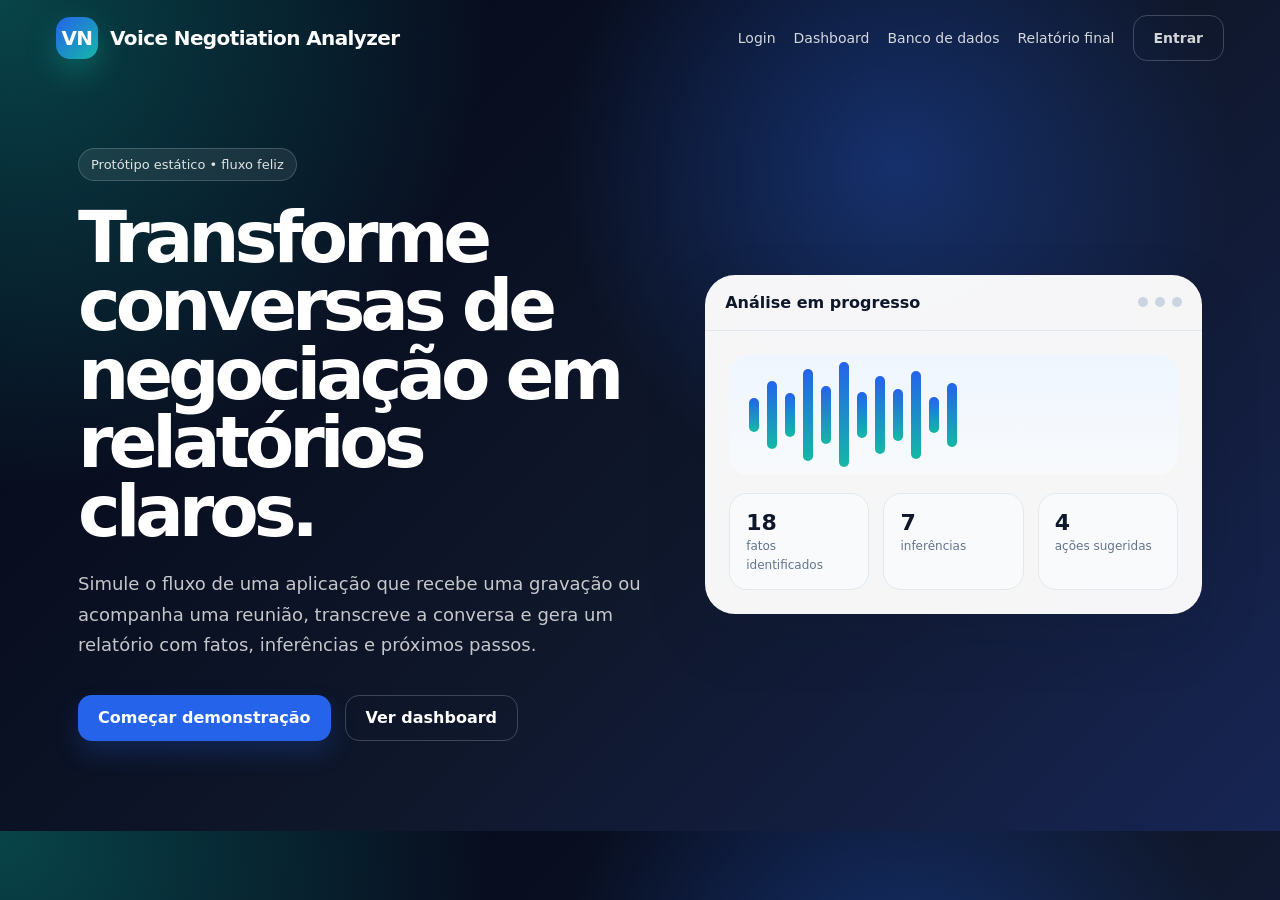
<file: index.html>
<!DOCTYPE html>
<html lang="pt">
<head>
  <meta charset="UTF-8" />
  <meta name="viewport" content="width=device-width, initial-scale=1.0" />
  <title>Voice Negotiation Analyzer</title>
  <link rel="stylesheet" href="styles.css" />
</head>
<body class="hero-page">
  <nav class="navbar">
    <a class="logo" href="index.html">
      <span class="logo-mark">VN</span>
      <span>Voice Negotiation Analyzer</span>
    </a>
    <div class="nav-links">
      <a href="login.html">Login</a>
      <a href="dashboard.html">Dashboard</a>
      <a href="preview.html">Banco de dados</a>
      <a href="voice_negotiation_analyzer.html">Relatório final</a>      
      <a class="btn ghost" href="login.html">Entrar</a>
    </div>
  </nav>

  <main class="hero">
    <section>
      <span class="eyebrow">Protótipo estático • fluxo feliz</span>
      <h1>Transforme conversas de negociação em relatórios claros.</h1>
      <p>
        Simule o fluxo de uma aplicação que recebe uma gravação ou acompanha uma reunião,
        transcreve a conversa e gera um relatório com fatos, inferências e próximos passos.
      </p>
      <div class="hero-actions">
        <a class="btn" href="login.html">Começar demonstração</a>
        <a class="btn ghost" href="dashboard.html">Ver dashboard</a>
      </div>
    </section>

    <section class="mock-card">
      <div class="mock-header">
        <strong>Análise em progresso</strong>
        <div class="window-dots">
          <span class="dot"></span>
          <span class="dot"></span>
          <span class="dot"></span>
        </div>
      </div>
      <div class="mock-body">
        <div class="audio-wave">
          <span class="bar" style="height: 34px"></span>
          <span class="bar" style="height: 68px"></span>
          <span class="bar" style="height: 44px"></span>
          <span class="bar" style="height: 92px"></span>
          <span class="bar" style="height: 58px"></span>
          <span class="bar" style="height: 105px"></span>
          <span class="bar" style="height: 46px"></span>
          <span class="bar" style="height: 78px"></span>
          <span class="bar" style="height: 52px"></span>
          <span class="bar" style="height: 88px"></span>
          <span class="bar" style="height: 36px"></span>
          <span class="bar" style="height: 64px"></span>
        </div>
        <div class="metric-row">
          <div class="metric">
            <strong>18</strong>
            <span>fatos identificados</span>
          </div>
          <div class="metric">
            <strong>7</strong>
            <span>inferências</span>
          </div>
          <div class="metric">
            <strong>4</strong>
            <span>ações sugeridas</span>
          </div>
        </div>
      </div>
    </section>
  </main>
</body>
</html>
</file>
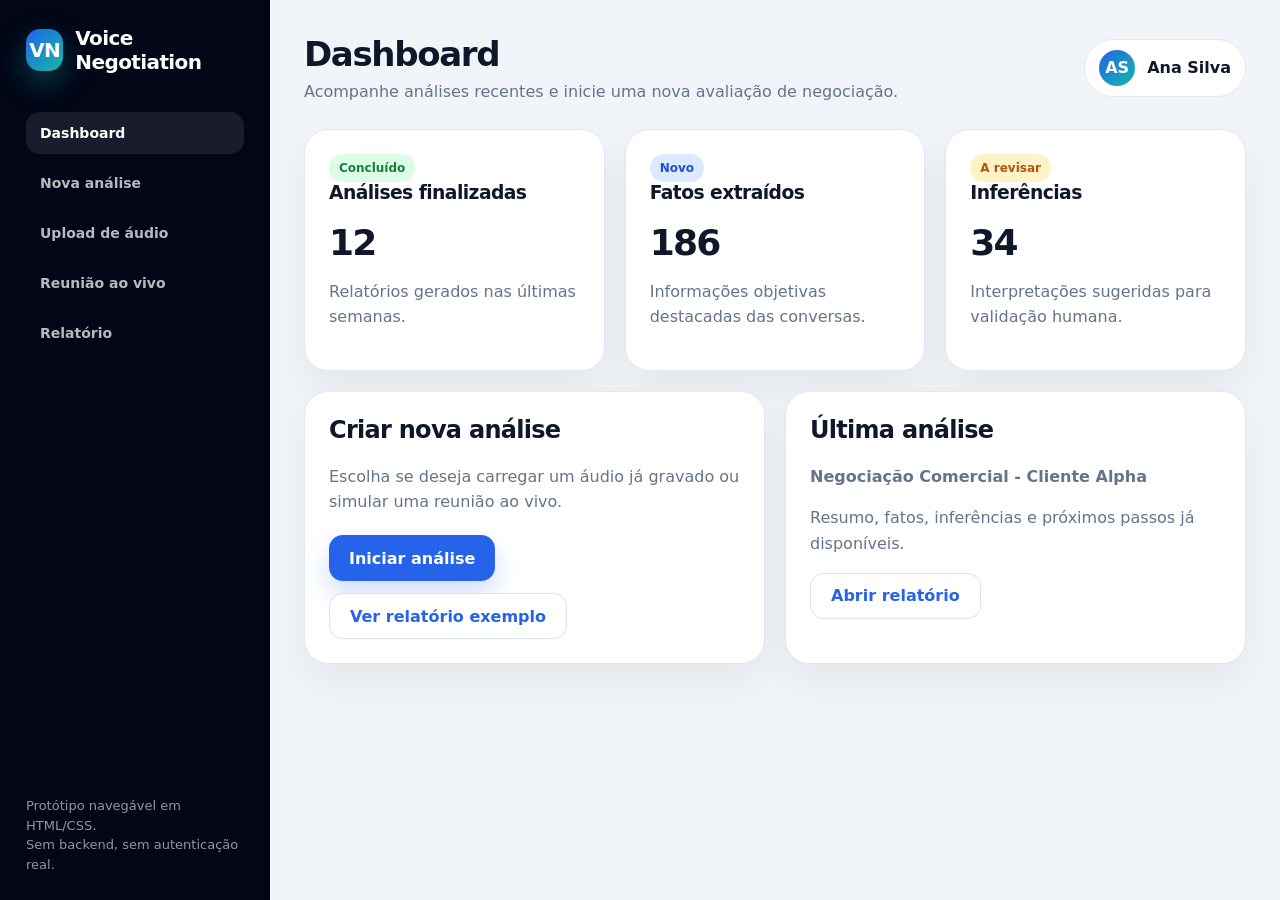
<file: dashboard.html>
<!DOCTYPE html>
<html lang="pt">
<head>
  <meta charset="UTF-8" />
  <meta name="viewport" content="width=device-width, initial-scale=1.0" />
  <title>Dashboard • Voice Negotiation Analyzer</title>
  <link rel="stylesheet" href="styles.css" />
</head>
<body>
  <div class="app-layout">

    <aside class="sidebar">
      <a  href="index.html" class="logo" href="dashboard.html">
        <span class="logo-mark">VN</span>
        <span>Voice Negotiation</span>
      </a>
      <nav class="menu">
        <a class="active" href="dashboard.html">Dashboard</a>
<a class="" href="nova-analise.html">Nova análise</a>
<a class="" href="upload.html">Upload de áudio</a>
<a class="" href="reuniao.html">Reunião ao vivo</a>
<a class="" href="relatorio.html">Relatório</a>
      </nav>
      <div class="sidebar-footer">
        Protótipo navegável em HTML/CSS.<br />
        Sem backend, sem autenticação real.
      </div>
    </aside>

    <main class="content">
      <header class="topbar">
        <div class="title">
          <h1>Dashboard</h1>
          <p>Acompanhe análises recentes e inicie uma nova avaliação de negociação.</p>
        </div>
        <div class="user-pill">
          <span class="avatar">AS</span>
          <strong>Ana Silva</strong>
        </div>
      </header>

      <section class="grid cols-3">
        <article class="card">
          <span class="badge green">Concluído</span>
          <h3>Análises finalizadas</h3>
          <div class="stat">12</div>
          <p>Relatórios gerados nas últimas semanas.</p>
        </article>
        <article class="card">
          <span class="badge">Novo</span>
          <h3>Fatos extraídos</h3>
          <div class="stat">186</div>
          <p>Informações objetivas destacadas das conversas.</p>
        </article>
        <article class="card">
          <span class="badge yellow">A revisar</span>
          <h3>Inferências</h3>
          <div class="stat">34</div>
          <p>Interpretações sugeridas para validação humana.</p>
        </article>
      </section>

      <section class="grid cols-2" style="margin-top:20px">
        <article class="card">
          <h2>Criar nova análise</h2>
          <p>Escolha se deseja carregar um áudio já gravado ou simular uma reunião ao vivo.</p>
          <div style="display:flex; gap:12px; flex-wrap:wrap; margin-top:20px">
            <a class="btn" href="nova-analise.html">Iniciar análise</a>
            <a class="btn secondary" href="relatorio.html">Ver relatório exemplo</a>
          </div>
        </article>

        <article class="card">
          <h2>Última análise</h2>
          <p><strong>Negociação Comercial - Cliente Alpha</strong></p>
          <p>Resumo, fatos, inferências e próximos passos já disponíveis.</p>
          <a class="btn secondary" href="relatorio.html">Abrir relatório</a>
        </article>
      </section>
    </main>
  </div>
</body>
</html>
</file>
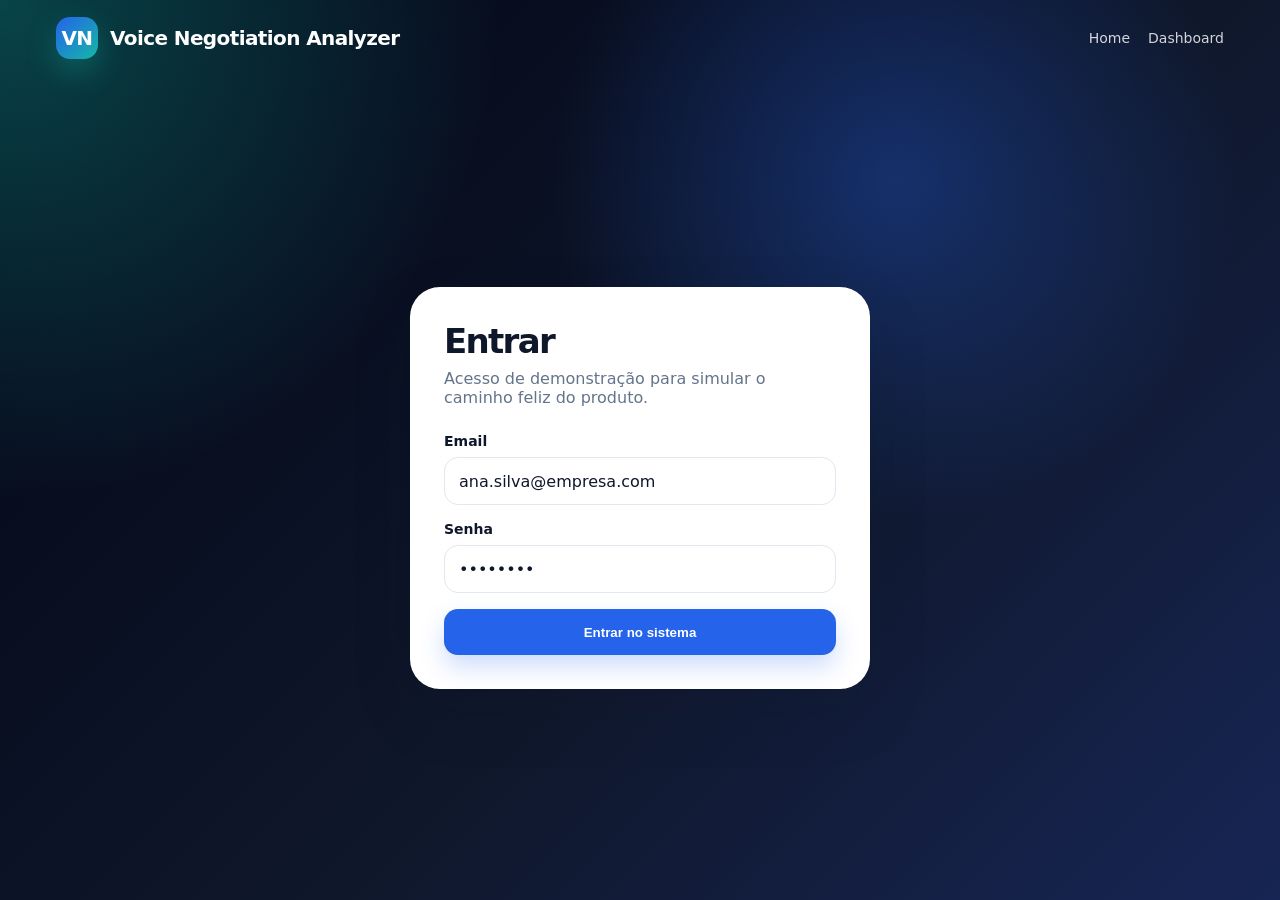
<file: login.html>
<!DOCTYPE html>
<html lang="pt">
<head>
  <meta charset="UTF-8" />
  <meta name="viewport" content="width=device-width, initial-scale=1.0" />
  <title>Login • Voice Negotiation Analyzer</title>
  <link rel="stylesheet" href="styles.css" />
</head>
<body class="hero-page">
  <nav class="navbar">
    <a class="logo" href="index.html">
      <span class="logo-mark">VN</span>
      <span>Voice Negotiation Analyzer</span>
    </a>
    <div class="nav-links">
      <a href="index.html">Home</a>
      <a href="dashboard.html">Dashboard</a>
    </div>
  </nav>

  <main class="login-wrap">
    <section class="login-card">
      <h1>Entrar</h1>
      <p>Acesso de demonstração para simular o caminho feliz do produto.</p>

      <form action="dashboard.html">
        <div class="field">
          <label for="email">Email</label>
          <input id="email" type="email" value="ana.silva@empresa.com" />
        </div>

        <div class="field">
          <label for="password">Senha</label>
          <input id="password" type="password" value="password" />
        </div>

        <button class="btn" type="submit" style="width:100%">Entrar no sistema</button>
      </form>
    </section>
  </main>
</body>
</html>
</file>
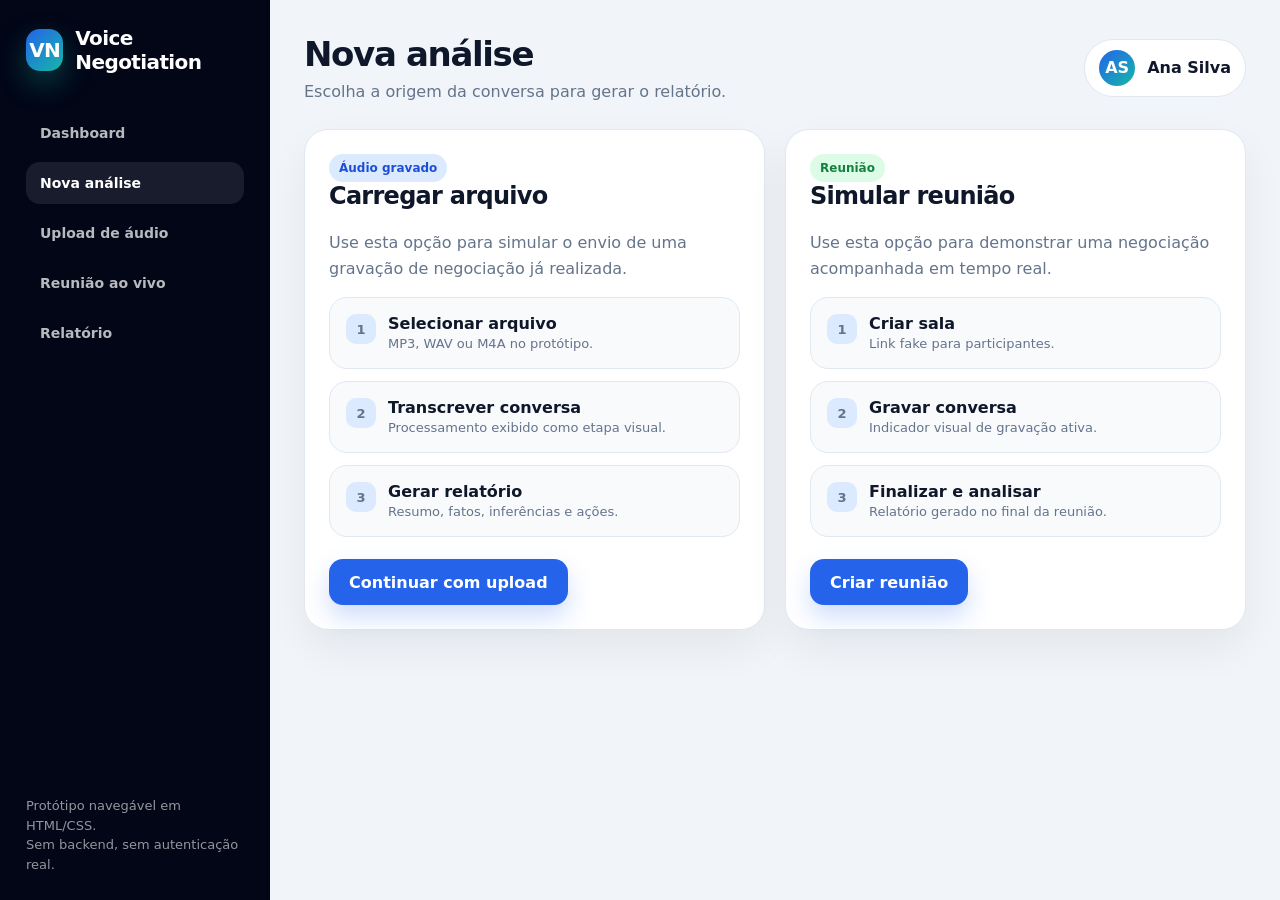
<file: nova-analise.html>
<!DOCTYPE html>
<html lang="pt">
<head>
  <meta charset="UTF-8" />
  <meta name="viewport" content="width=device-width, initial-scale=1.0" />
  <title>Nova análise • Voice Negotiation Analyzer</title>
  <link rel="stylesheet" href="styles.css" />
</head>
<body>
  <div class="app-layout">

    <aside class="sidebar">
      <a class="logo" href="dashboard.html">
        <span class="logo-mark">VN</span>
        <span>Voice Negotiation</span>
      </a>
      <nav class="menu">
        <a class="" href="dashboard.html">Dashboard</a>
<a class="active" href="nova-analise.html">Nova análise</a>
<a class="" href="upload.html">Upload de áudio</a>
<a class="" href="reuniao.html">Reunião ao vivo</a>
<a class="" href="relatorio.html">Relatório</a>
      </nav>
      <div class="sidebar-footer">
        Protótipo navegável em HTML/CSS.<br />
        Sem backend, sem autenticação real.
      </div>
    </aside>

    <main class="content">
      <header class="topbar">
        <div class="title">
          <h1>Nova análise</h1>
          <p>Escolha a origem da conversa para gerar o relatório.</p>
        </div>
        <div class="user-pill">
          <span class="avatar">AS</span>
          <strong>Ana Silva</strong>
        </div>
      </header>

      <section class="grid cols-2">
        <article class="card">
          <span class="badge">Áudio gravado</span>
          <h2>Carregar arquivo</h2>
          <p>Use esta opção para simular o envio de uma gravação de negociação já realizada.</p>
          <div class="steps">
            <div class="step">
              <span class="step-number">1</span>
              <div><strong>Selecionar arquivo</strong><span>MP3, WAV ou M4A no protótipo.</span></div>
            </div>
            <div class="step">
              <span class="step-number">2</span>
              <div><strong>Transcrever conversa</strong><span>Processamento exibido como etapa visual.</span></div>
            </div>
            <div class="step">
              <span class="step-number">3</span>
              <div><strong>Gerar relatório</strong><span>Resumo, fatos, inferências e ações.</span></div>
            </div>
          </div>
          <div style="margin-top:22px">
            <a class="btn" href="upload.html">Continuar com upload</a>
          </div>
        </article>

        <article class="card">
          <span class="badge green">Reunião</span>
          <h2>Simular reunião</h2>
          <p>Use esta opção para demonstrar uma negociação acompanhada em tempo real.</p>
          <div class="steps">
            <div class="step">
              <span class="step-number">1</span>
              <div><strong>Criar sala</strong><span>Link fake para participantes.</span></div>
            </div>
            <div class="step">
              <span class="step-number">2</span>
              <div><strong>Gravar conversa</strong><span>Indicador visual de gravação ativa.</span></div>
            </div>
            <div class="step">
              <span class="step-number">3</span>
              <div><strong>Finalizar e analisar</strong><span>Relatório gerado no final da reunião.</span></div>
            </div>
          </div>
          <div style="margin-top:22px">
            <a class="btn" href="reuniao.html">Criar reunião</a>
          </div>
        </article>
      </section>
    </main>
  </div>
</body>
</html>
</file>
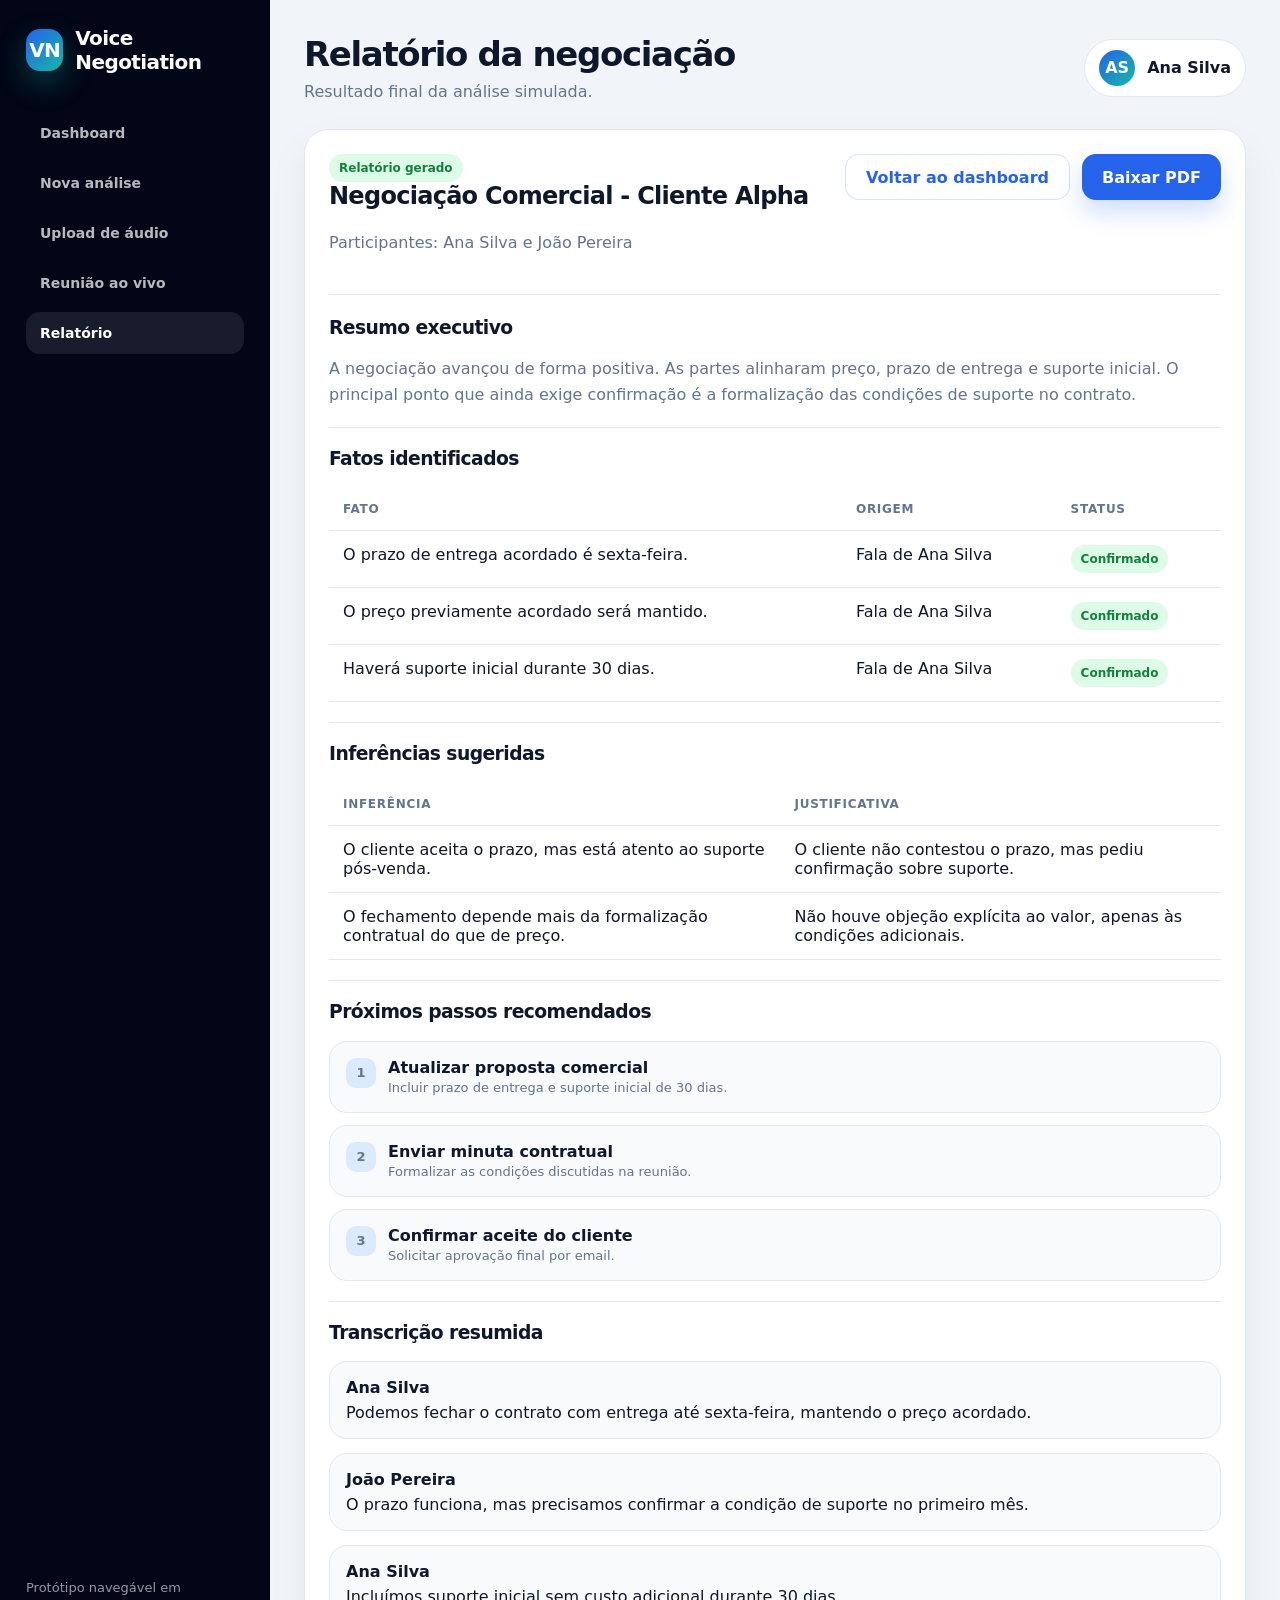
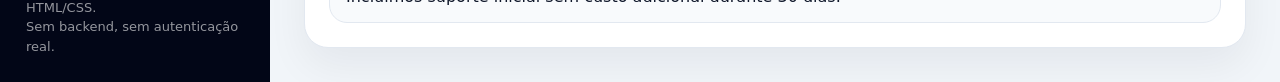
<file: relatorio.html>
<!DOCTYPE html>
<html lang="pt">
<head>
  <meta charset="UTF-8" />
  <meta name="viewport" content="width=device-width, initial-scale=1.0" />
  <title>Relatório • Voice Negotiation Analyzer</title>
  <link rel="stylesheet" href="styles.css" />
</head>
<body>
  <div class="app-layout">

    <aside class="sidebar">
      <a class="logo" href="dashboard.html">
        <span class="logo-mark">VN</span>
        <span>Voice Negotiation</span>
      </a>
      <nav class="menu">
        <a class="" href="dashboard.html">Dashboard</a>
<a class="" href="nova-analise.html">Nova análise</a>
<a class="" href="upload.html">Upload de áudio</a>
<a class="" href="reuniao.html">Reunião ao vivo</a>
<a class="active" href="relatorio.html">Relatório</a>
      </nav>
      <div class="sidebar-footer">
        Protótipo navegável em HTML/CSS.<br />
        Sem backend, sem autenticação real.
      </div>
    </aside>

    <main class="content">
      <header class="topbar">
        <div class="title">
          <h1>Relatório da negociação</h1>
          <p>Resultado final da análise simulada.</p>
        </div>
        <div class="user-pill">
          <span class="avatar">AS</span>
          <strong>Ana Silva</strong>
        </div>
      </header>

      <section class="card">
        <div class="report-header">
          <div>
            <span class="badge green">Relatório gerado</span>
            <h2>Negociação Comercial - Cliente Alpha</h2>
            <p>Participantes: Ana Silva e João Pereira</p>
          </div>
          <div style="display:flex; gap:12px; flex-wrap:wrap">
            <a class="btn secondary" href="dashboard.html">Voltar ao dashboard</a>
            <a class="btn" href="#">Baixar PDF</a>
          </div>
        </div>

        <div>
          <h3>Resumo executivo</h3>
          <p>
            A negociação avançou de forma positiva. As partes alinharam preço, prazo de entrega
            e suporte inicial. O principal ponto que ainda exige confirmação é a formalização
            das condições de suporte no contrato.
          </p>
        </div>

        <div class="report-section">
          <h3>Fatos identificados</h3>
          <table class="table">
            <thead>
              <tr>
                <th>Fato</th>
                <th>Origem</th>
                <th>Status</th>
              </tr>
            </thead>
            <tbody>
              <tr>
                <td>O prazo de entrega acordado é sexta-feira.</td>
                <td>Fala de Ana Silva</td>
                <td><span class="badge green">Confirmado</span></td>
              </tr>
              <tr>
                <td>O preço previamente acordado será mantido.</td>
                <td>Fala de Ana Silva</td>
                <td><span class="badge green">Confirmado</span></td>
              </tr>
              <tr>
                <td>Haverá suporte inicial durante 30 dias.</td>
                <td>Fala de Ana Silva</td>
                <td><span class="badge green">Confirmado</span></td>
              </tr>
            </tbody>
          </table>
        </div>

        <div class="report-section">
          <h3>Inferências sugeridas</h3>
          <table class="table">
            <thead>
              <tr>
                <th>Inferência</th>
                <th>Justificativa</th>
              </tr>
            </thead>
            <tbody>
              <tr>
                <td>O cliente aceita o prazo, mas está atento ao suporte pós-venda.</td>
                <td>O cliente não contestou o prazo, mas pediu confirmação sobre suporte.</td>
              </tr>
              <tr>
                <td>O fechamento depende mais da formalização contratual do que de preço.</td>
                <td>Não houve objeção explícita ao valor, apenas às condições adicionais.</td>
              </tr>
            </tbody>
          </table>
        </div>

        <div class="report-section">
          <h3>Próximos passos recomendados</h3>
          <div class="steps">
            <div class="step">
              <span class="step-number">1</span>
              <div><strong>Atualizar proposta comercial</strong><span>Incluir prazo de entrega e suporte inicial de 30 dias.</span></div>
            </div>
            <div class="step">
              <span class="step-number">2</span>
              <div><strong>Enviar minuta contratual</strong><span>Formalizar as condições discutidas na reunião.</span></div>
            </div>
            <div class="step">
              <span class="step-number">3</span>
              <div><strong>Confirmar aceite do cliente</strong><span>Solicitar aprovação final por email.</span></div>
            </div>
          </div>
        </div>

        <div class="report-section">
          <h3>Transcrição resumida</h3>
          <div class="timeline">
            <div class="message"><strong>Ana Silva</strong> Podemos fechar o contrato com entrega até sexta-feira, mantendo o preço acordado.</div>
            <div class="message"><strong>João Pereira</strong> O prazo funciona, mas precisamos confirmar a condição de suporte no primeiro mês.</div>
            <div class="message"><strong>Ana Silva</strong> Incluímos suporte inicial sem custo adicional durante 30 dias.</div>
          </div>
        </div>
      </section>
    </main>
  </div>
</body>
</html>
</file>
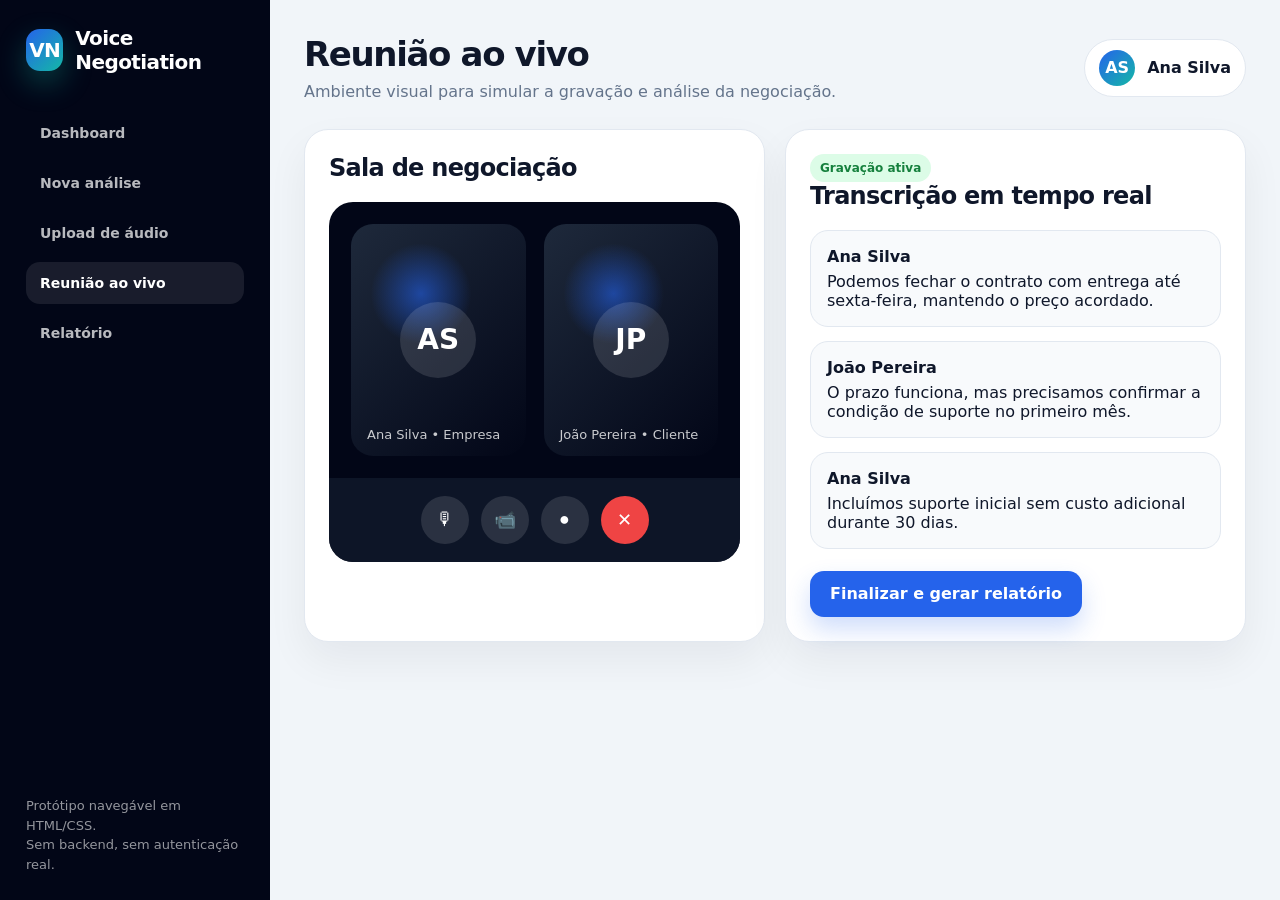
<file: reuniao.html>
<!DOCTYPE html>
<html lang="pt">
<head>
  <meta charset="UTF-8" />
  <meta name="viewport" content="width=device-width, initial-scale=1.0" />
  <title>Reunião • Voice Negotiation Analyzer</title>
  <link rel="stylesheet" href="styles.css" />
</head>
<body>
  <div class="app-layout">

    <aside class="sidebar">
      <a class="logo" href="dashboard.html">
        <span class="logo-mark">VN</span>
        <span>Voice Negotiation</span>
      </a>
      <nav class="menu">
        <a class="" href="dashboard.html">Dashboard</a>
<a class="" href="nova-analise.html">Nova análise</a>
<a class="" href="upload.html">Upload de áudio</a>
<a class="active" href="reuniao.html">Reunião ao vivo</a>
<a class="" href="relatorio.html">Relatório</a>
      </nav>
      <div class="sidebar-footer">
        Protótipo navegável em HTML/CSS.<br />
        Sem backend, sem autenticação real.
      </div>
    </aside>

    <main class="content">
      <header class="topbar">
        <div class="title">
          <h1>Reunião ao vivo</h1>
          <p>Ambiente visual para simular a gravação e análise da negociação.</p>
        </div>
        <div class="user-pill">
          <span class="avatar">AS</span>
          <strong>Ana Silva</strong>
        </div>
      </header>

      <section class="grid cols-2">
        <article class="card">
          <h2>Sala de negociação</h2>
          <div class="meeting-screen">
            <div class="video-grid">
              <div class="video-tile">
                <div class="video-avatar">AS</div>
                <span class="video-name">Ana Silva • Empresa</span>
              </div>
              <div class="video-tile">
                <div class="video-avatar">JP</div>
                <span class="video-name">João Pereira • Cliente</span>
              </div>
            </div>
            <div class="meeting-controls">
              <button class="control">🎙</button>
              <button class="control">📹</button>
              <button class="control">●</button>
              <a class="control end" href="relatorio.html" style="display:grid;place-items:center">✕</a>
            </div>
          </div>
        </article>

        <article class="card">
          <span class="badge green">Gravação ativa</span>
          <h2>Transcrição em tempo real</h2>
          <div class="timeline">
            <div class="message">
              <strong>Ana Silva</strong>
              Podemos fechar o contrato com entrega até sexta-feira, mantendo o preço acordado.
            </div>
            <div class="message">
              <strong>João Pereira</strong>
              O prazo funciona, mas precisamos confirmar a condição de suporte no primeiro mês.
            </div>
            <div class="message">
              <strong>Ana Silva</strong>
              Incluímos suporte inicial sem custo adicional durante 30 dias.
            </div>
          </div>
          <div style="margin-top:22px">
            <a class="btn" href="relatorio.html">Finalizar e gerar relatório</a>
          </div>
        </article>
      </section>
    </main>
  </div>
</body>
</html>
</file>
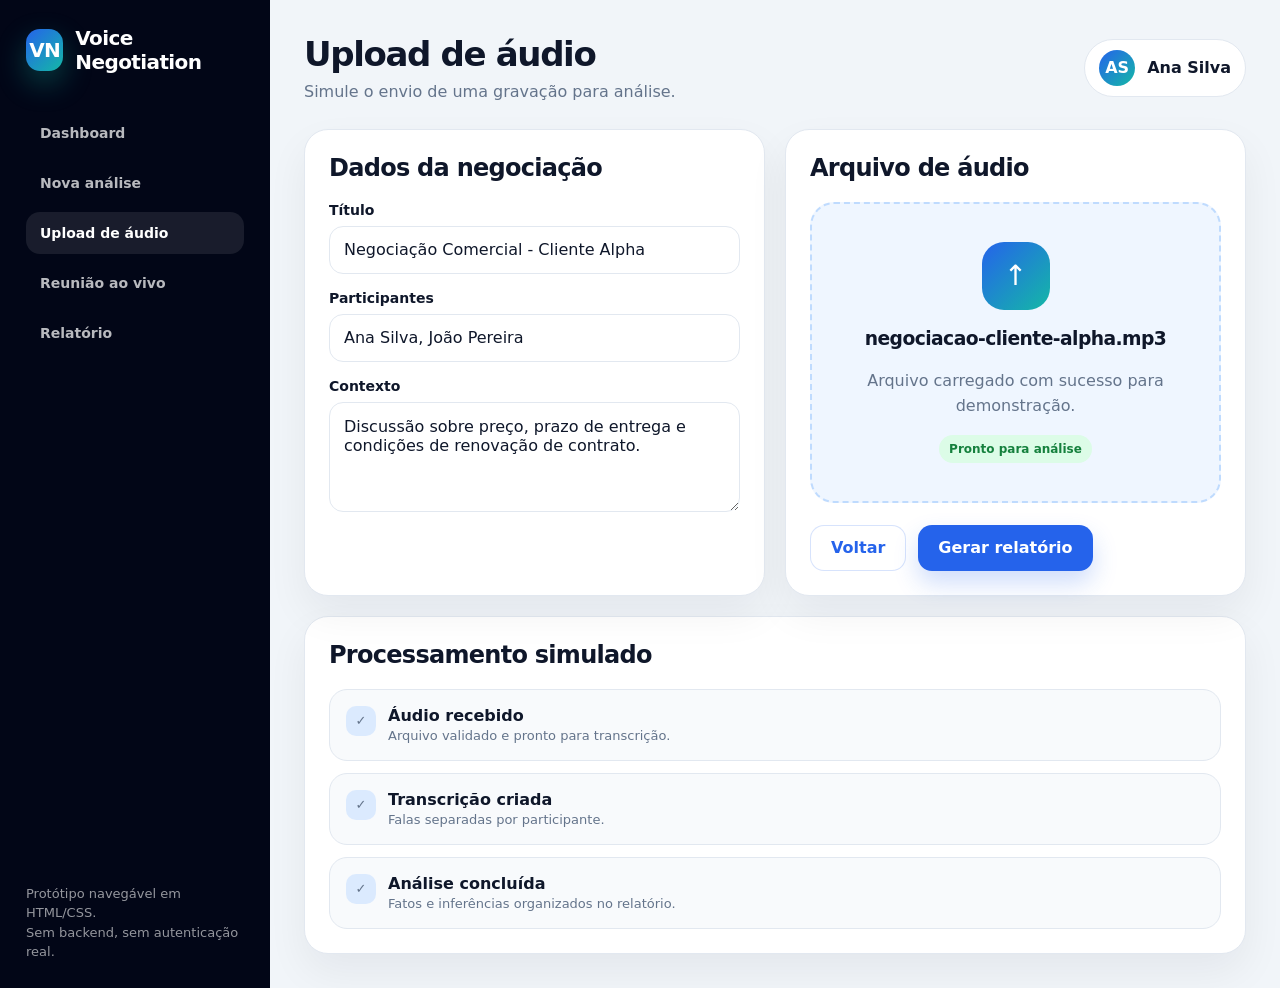
<file: upload.html>
<!DOCTYPE html>
<html lang="pt">
<head>
  <meta charset="UTF-8" />
  <meta name="viewport" content="width=device-width, initial-scale=1.0" />
  <title>Upload • Voice Negotiation Analyzer</title>
  <link rel="stylesheet" href="styles.css" />
</head>
<body>
  <div class="app-layout">

    <aside class="sidebar">
      <a class="logo" href="dashboard.html">
        <span class="logo-mark">VN</span>
        <span>Voice Negotiation</span>
      </a>
      <nav class="menu">
        <a class="" href="dashboard.html">Dashboard</a>
<a class="" href="nova-analise.html">Nova análise</a>
<a class="active" href="upload.html">Upload de áudio</a>
<a class="" href="reuniao.html">Reunião ao vivo</a>
<a class="" href="relatorio.html">Relatório</a>
      </nav>
      <div class="sidebar-footer">
        Protótipo navegável em HTML/CSS.<br />
        Sem backend, sem autenticação real.
      </div>
    </aside>

    <main class="content">
      <header class="topbar">
        <div class="title">
          <h1>Upload de áudio</h1>
          <p>Simule o envio de uma gravação para análise.</p>
        </div>
        <div class="user-pill">
          <span class="avatar">AS</span>
          <strong>Ana Silva</strong>
        </div>
      </header>

      <section class="grid cols-2">
        <article class="card">
          <h2>Dados da negociação</h2>
          <div class="field">
            <label>Título</label>
            <input value="Negociação Comercial - Cliente Alpha" />
          </div>
          <div class="field">
            <label>Participantes</label>
            <input value="Ana Silva, João Pereira" />
          </div>
          <div class="field">
            <label>Contexto</label>
            <textarea>Discussão sobre preço, prazo de entrega e condições de renovação de contrato.</textarea>
          </div>
        </article>

        <article class="card">
          <h2>Arquivo de áudio</h2>
          <div class="upload-box">
            <div class="upload-icon">↑</div>
            <h3>negociacao-cliente-alpha.mp3</h3>
            <p>Arquivo carregado com sucesso para demonstração.</p>
            <span class="badge green">Pronto para análise</span>
          </div>
          <div style="display:flex; gap:12px; flex-wrap:wrap; margin-top:22px">
            <a class="btn secondary" href="nova-analise.html">Voltar</a>
            <a class="btn" href="relatorio.html">Gerar relatório</a>
          </div>
        </article>
      </section>

      <section class="card" style="margin-top:20px">
        <h2>Processamento simulado</h2>
        <div class="steps">
          <div class="step"><span class="step-number">✓</span><div><strong>Áudio recebido</strong><span>Arquivo validado e pronto para transcrição.</span></div></div>
          <div class="step"><span class="step-number">✓</span><div><strong>Transcrição criada</strong><span>Falas separadas por participante.</span></div></div>
          <div class="step"><span class="step-number">✓</span><div><strong>Análise concluída</strong><span>Fatos e inferências organizados no relatório.</span></div></div>
        </div>
      </section>
    </main>
  </div>
</body>
</html>
</file>
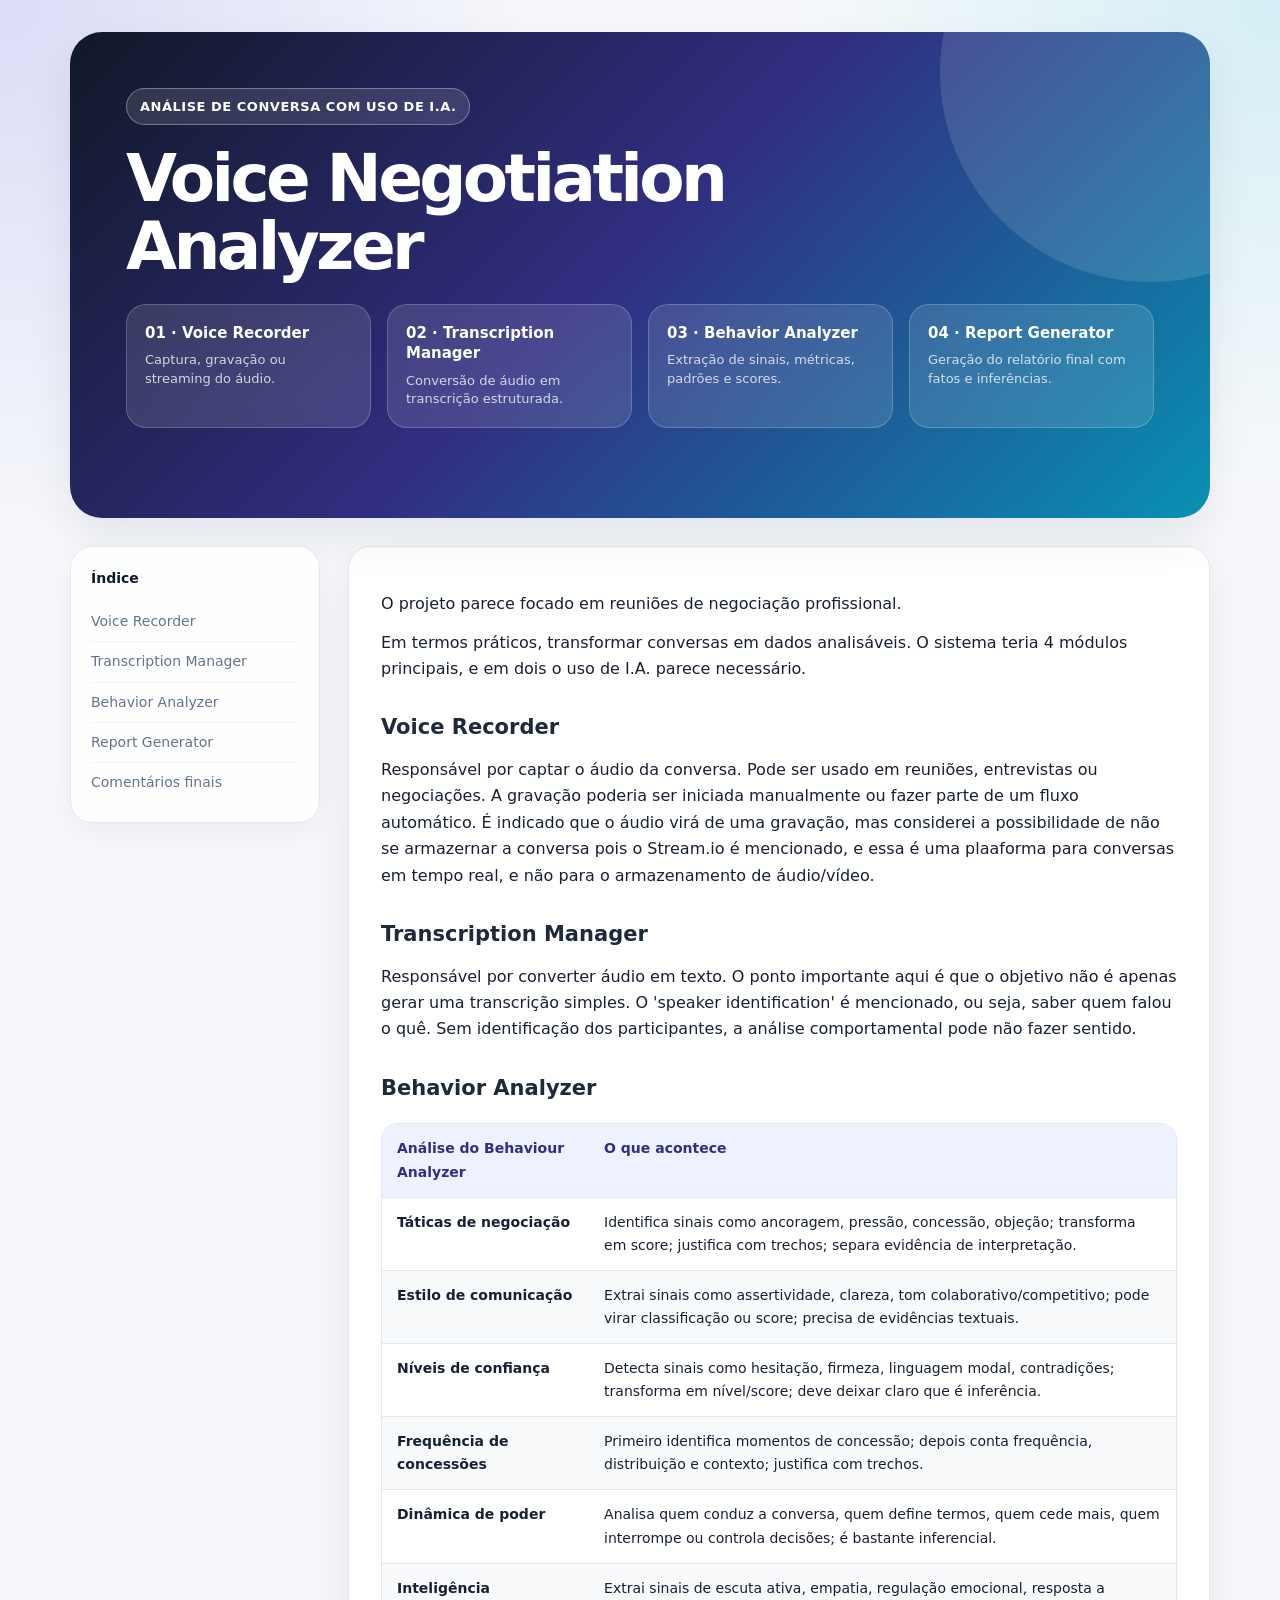
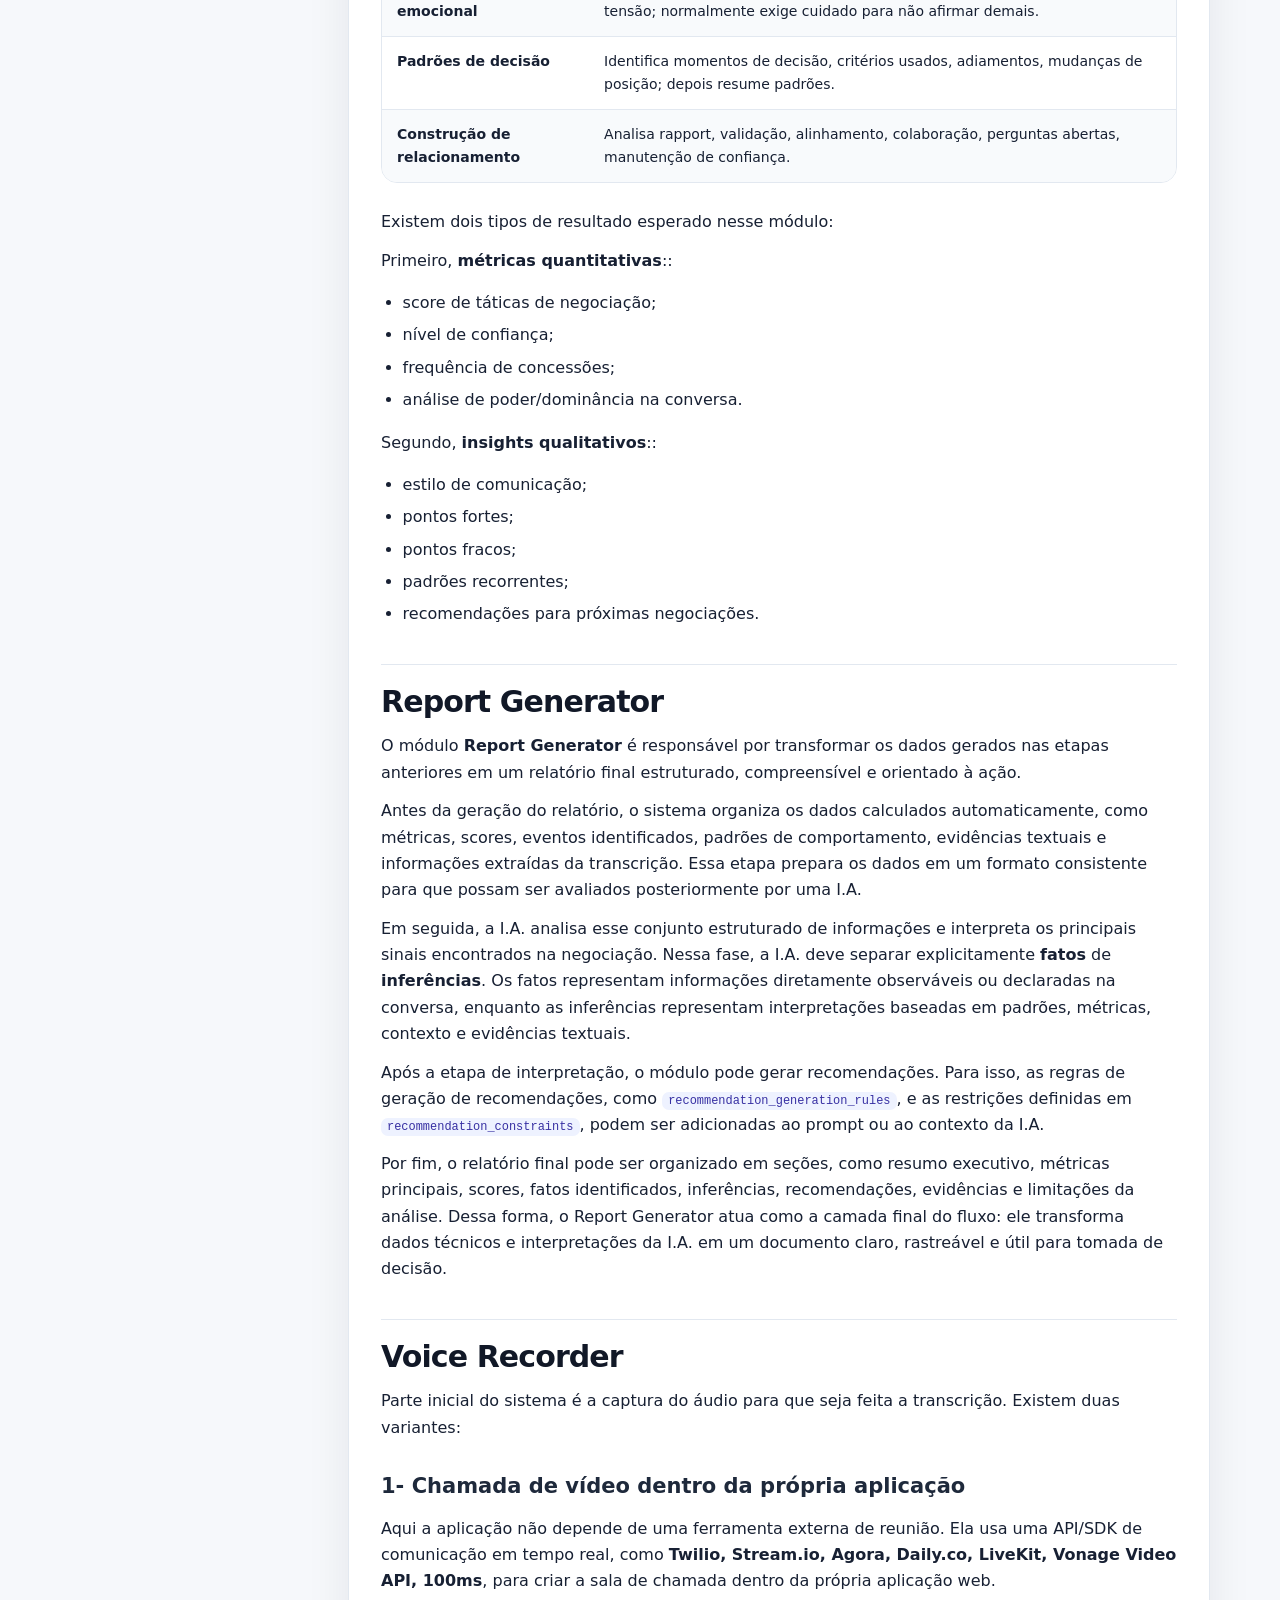
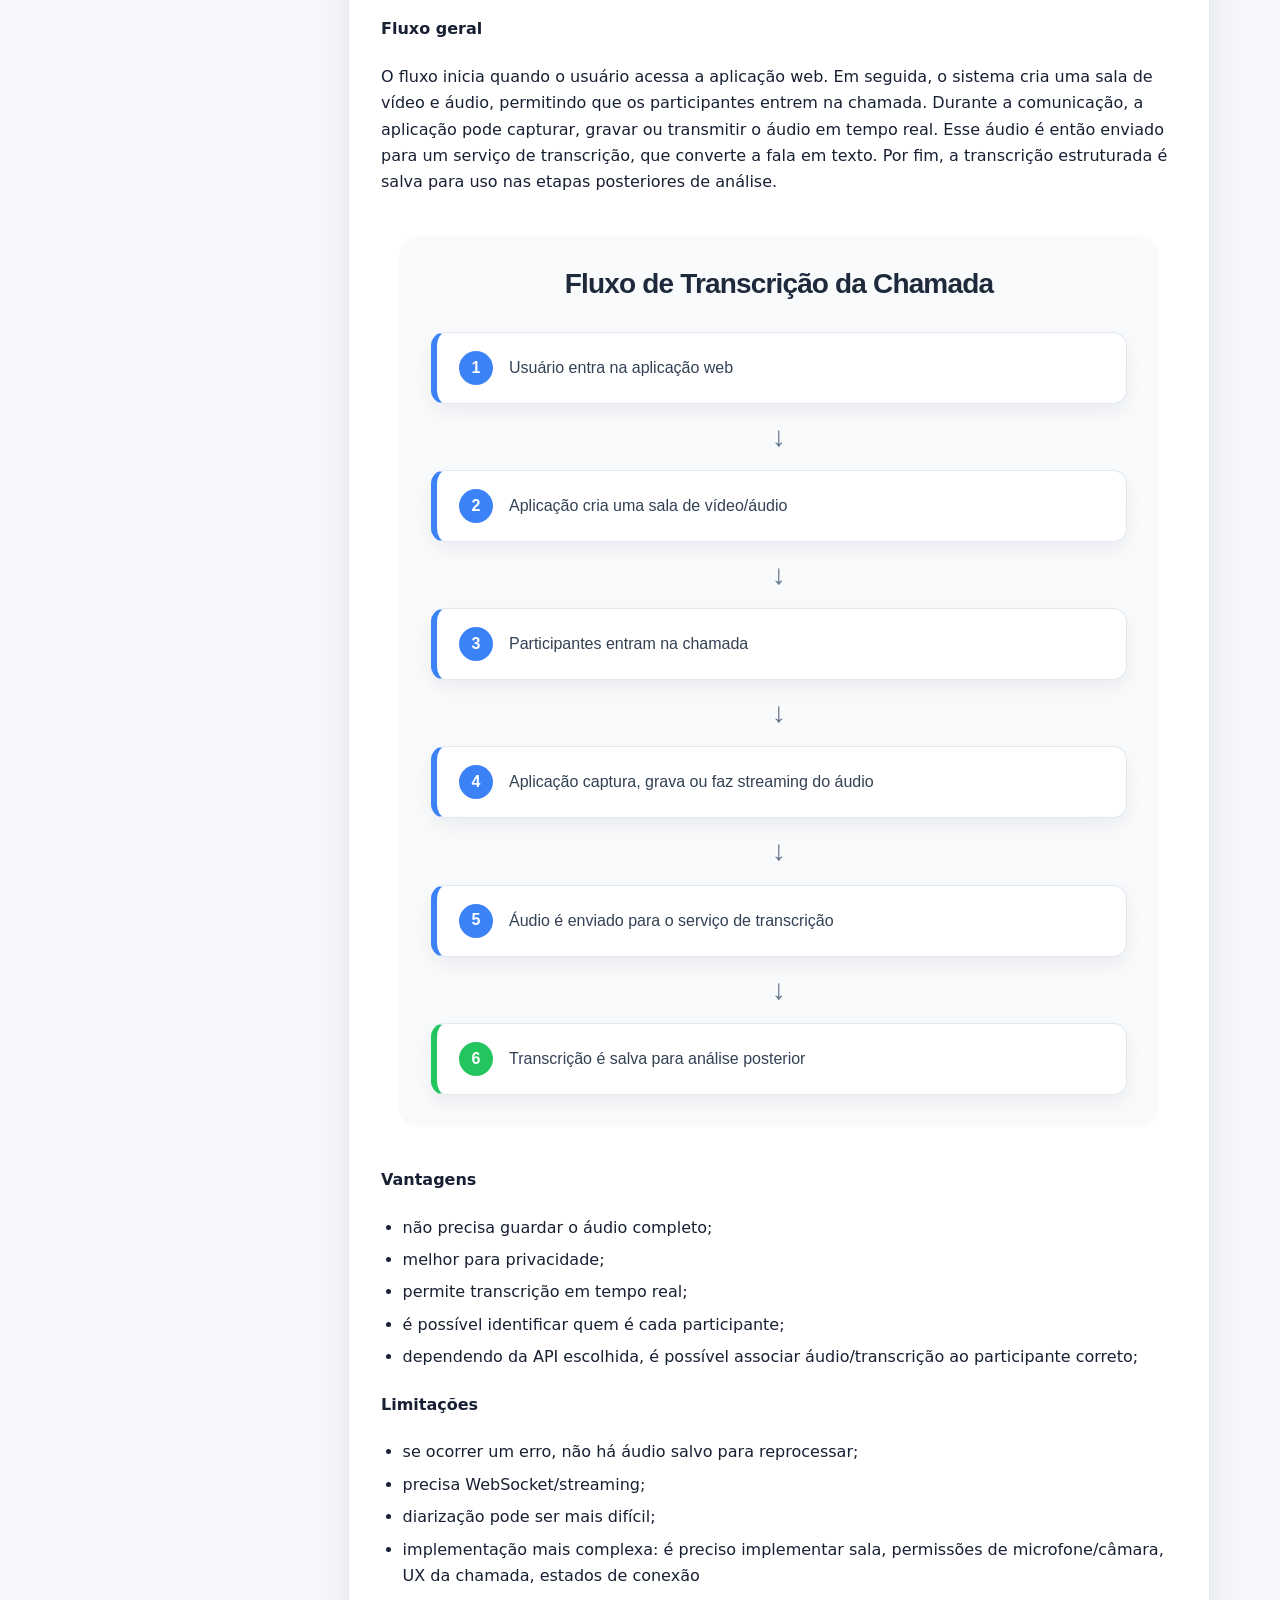
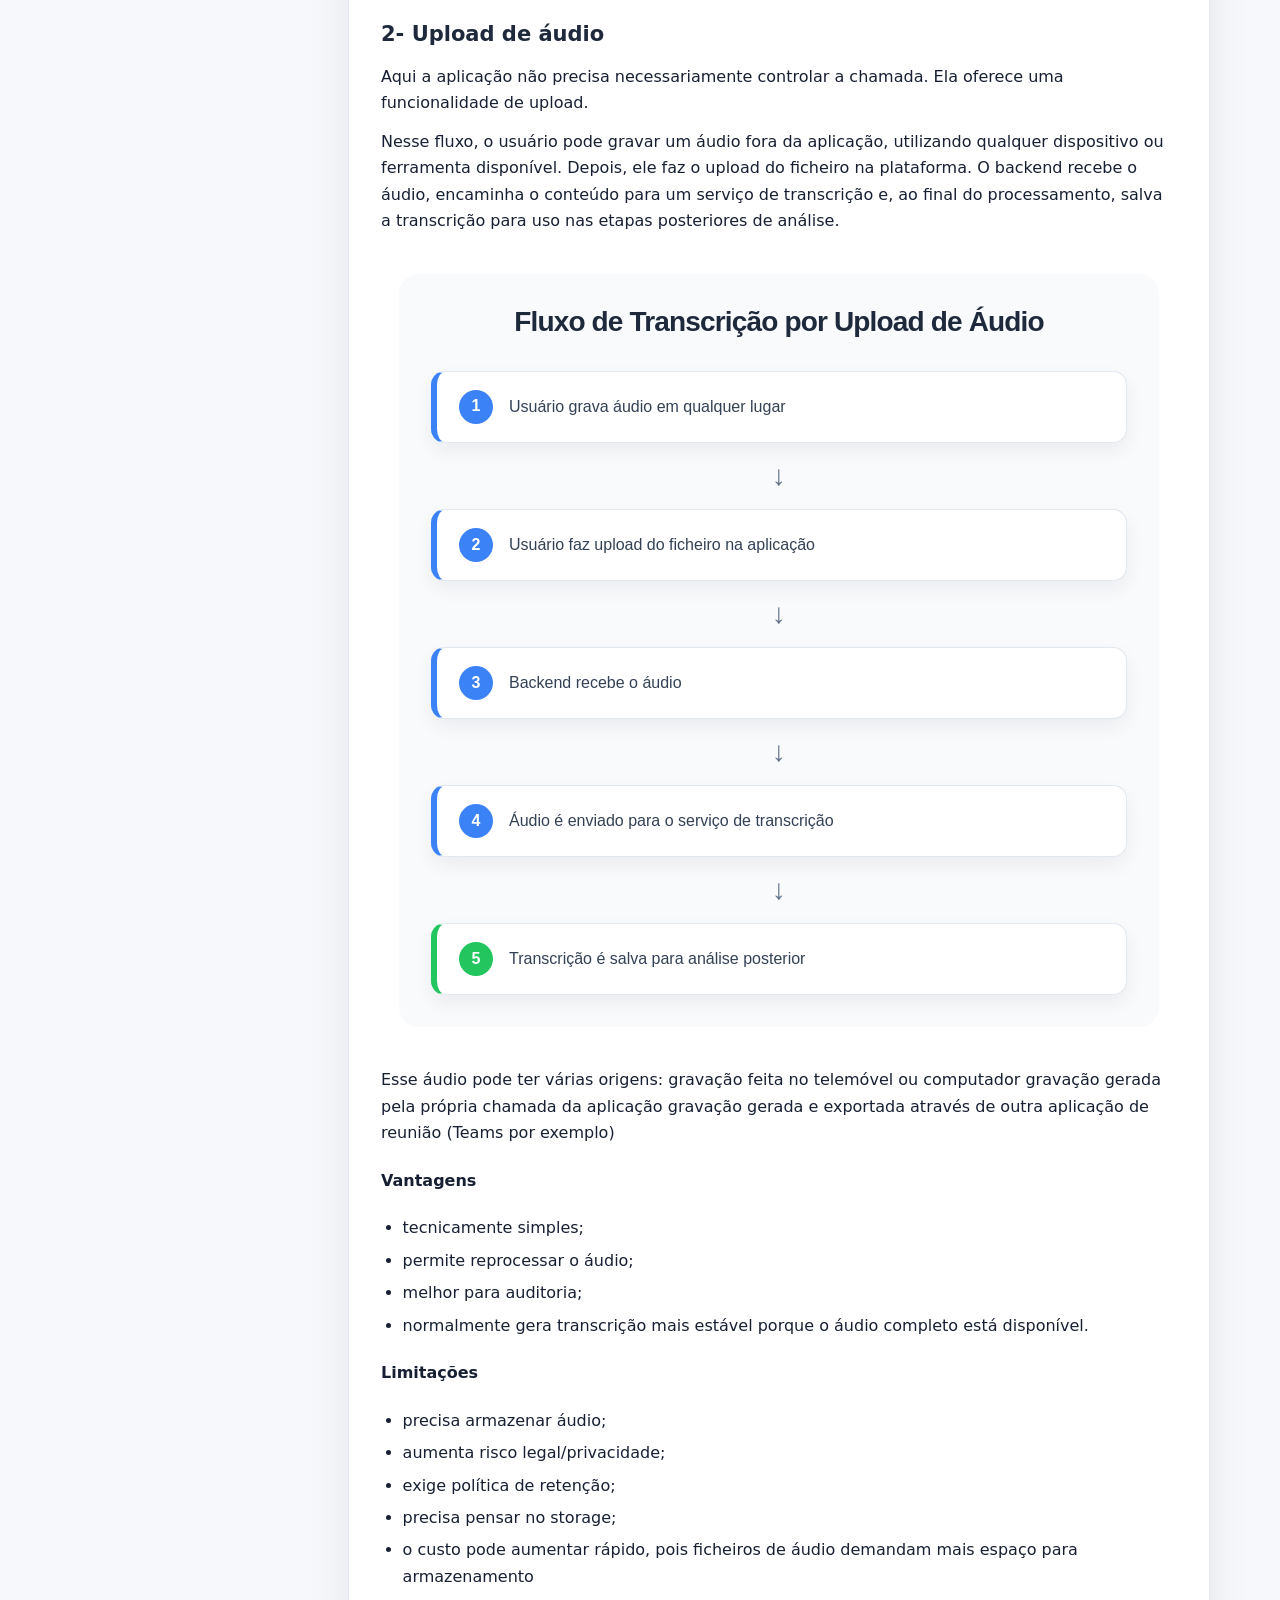
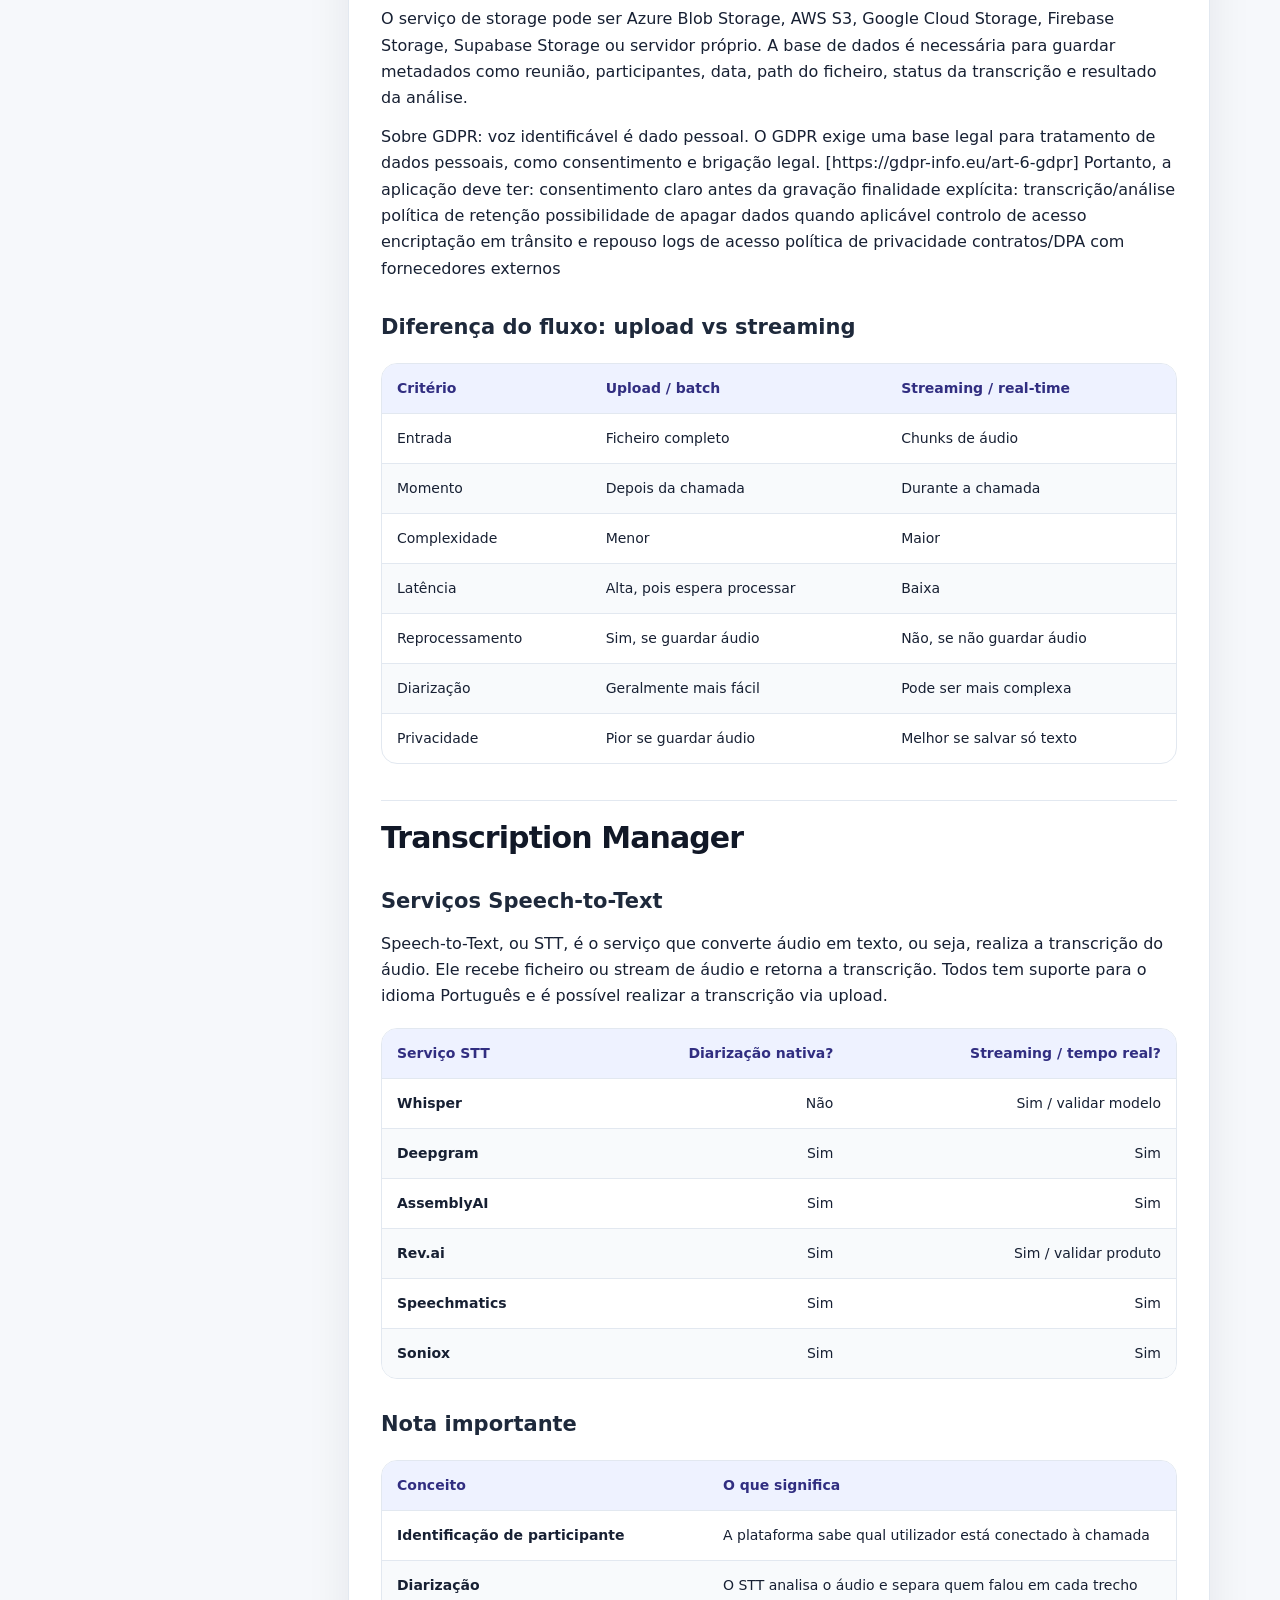
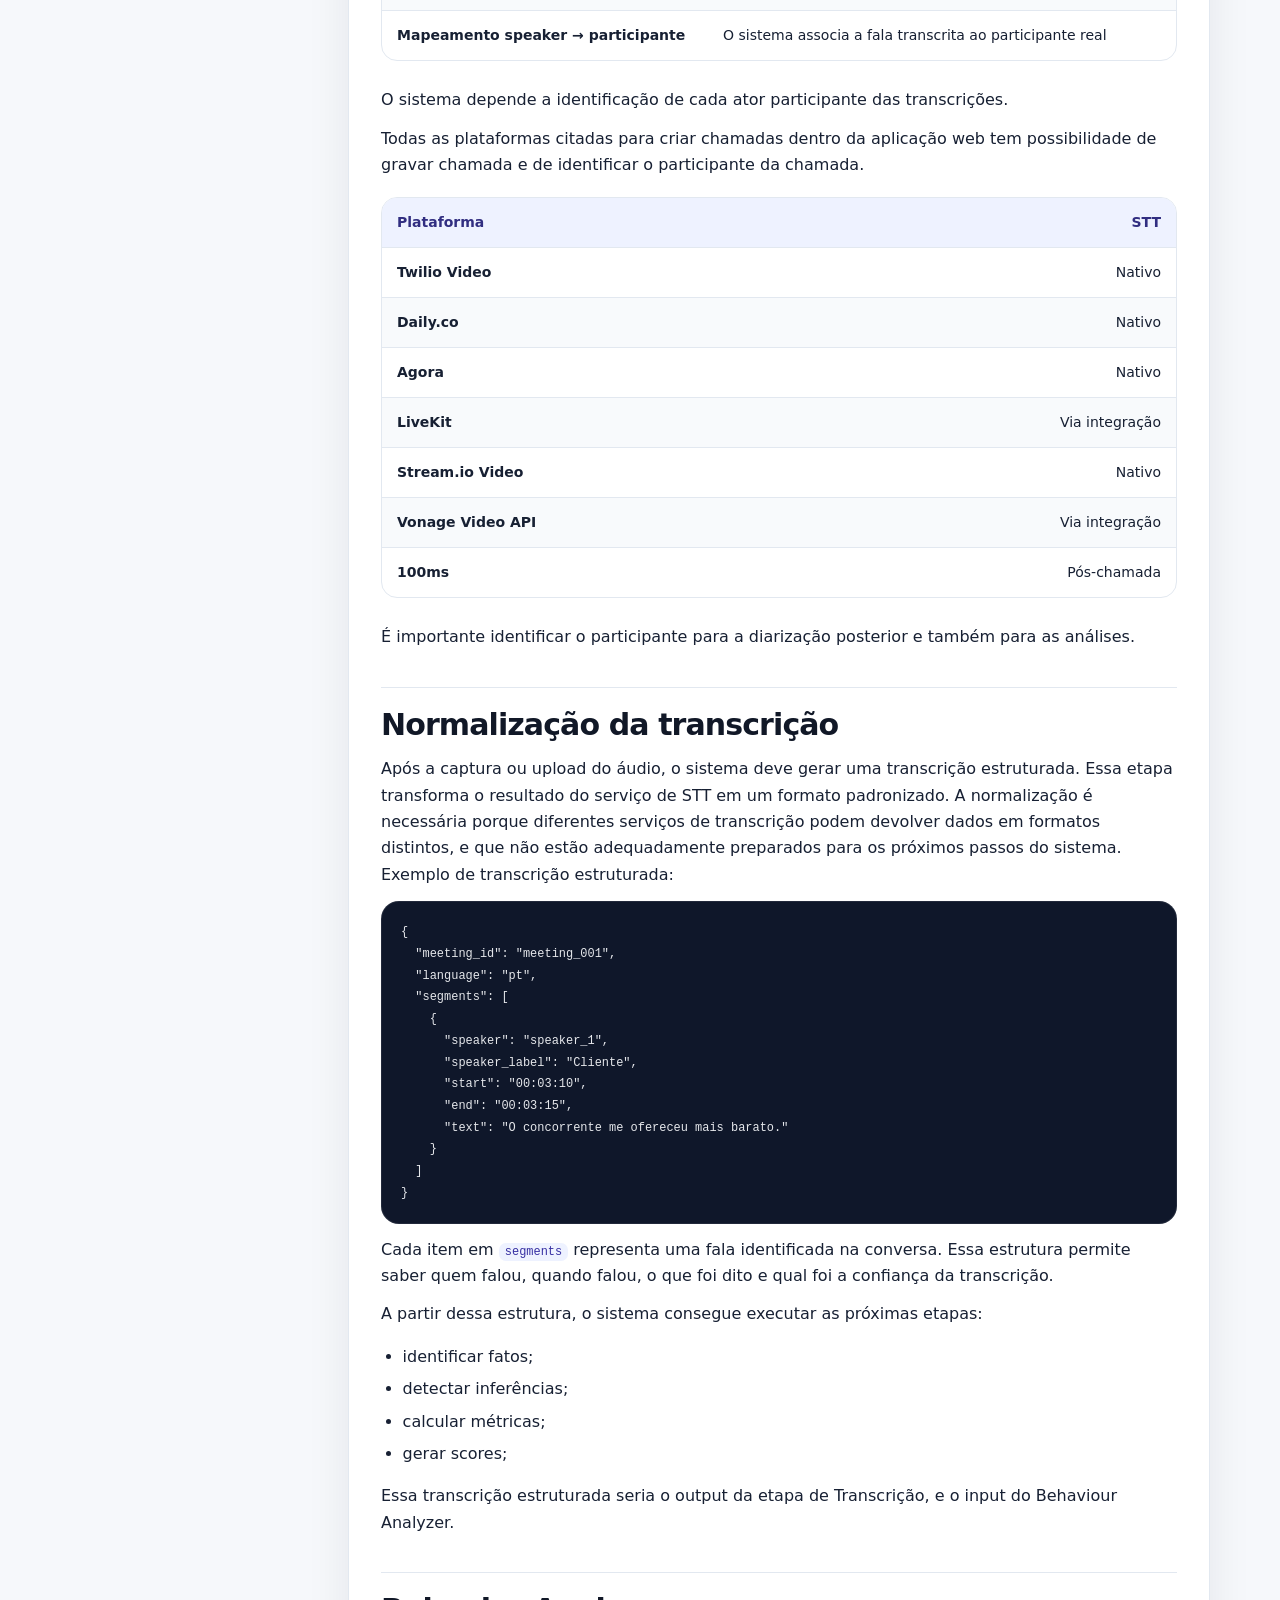
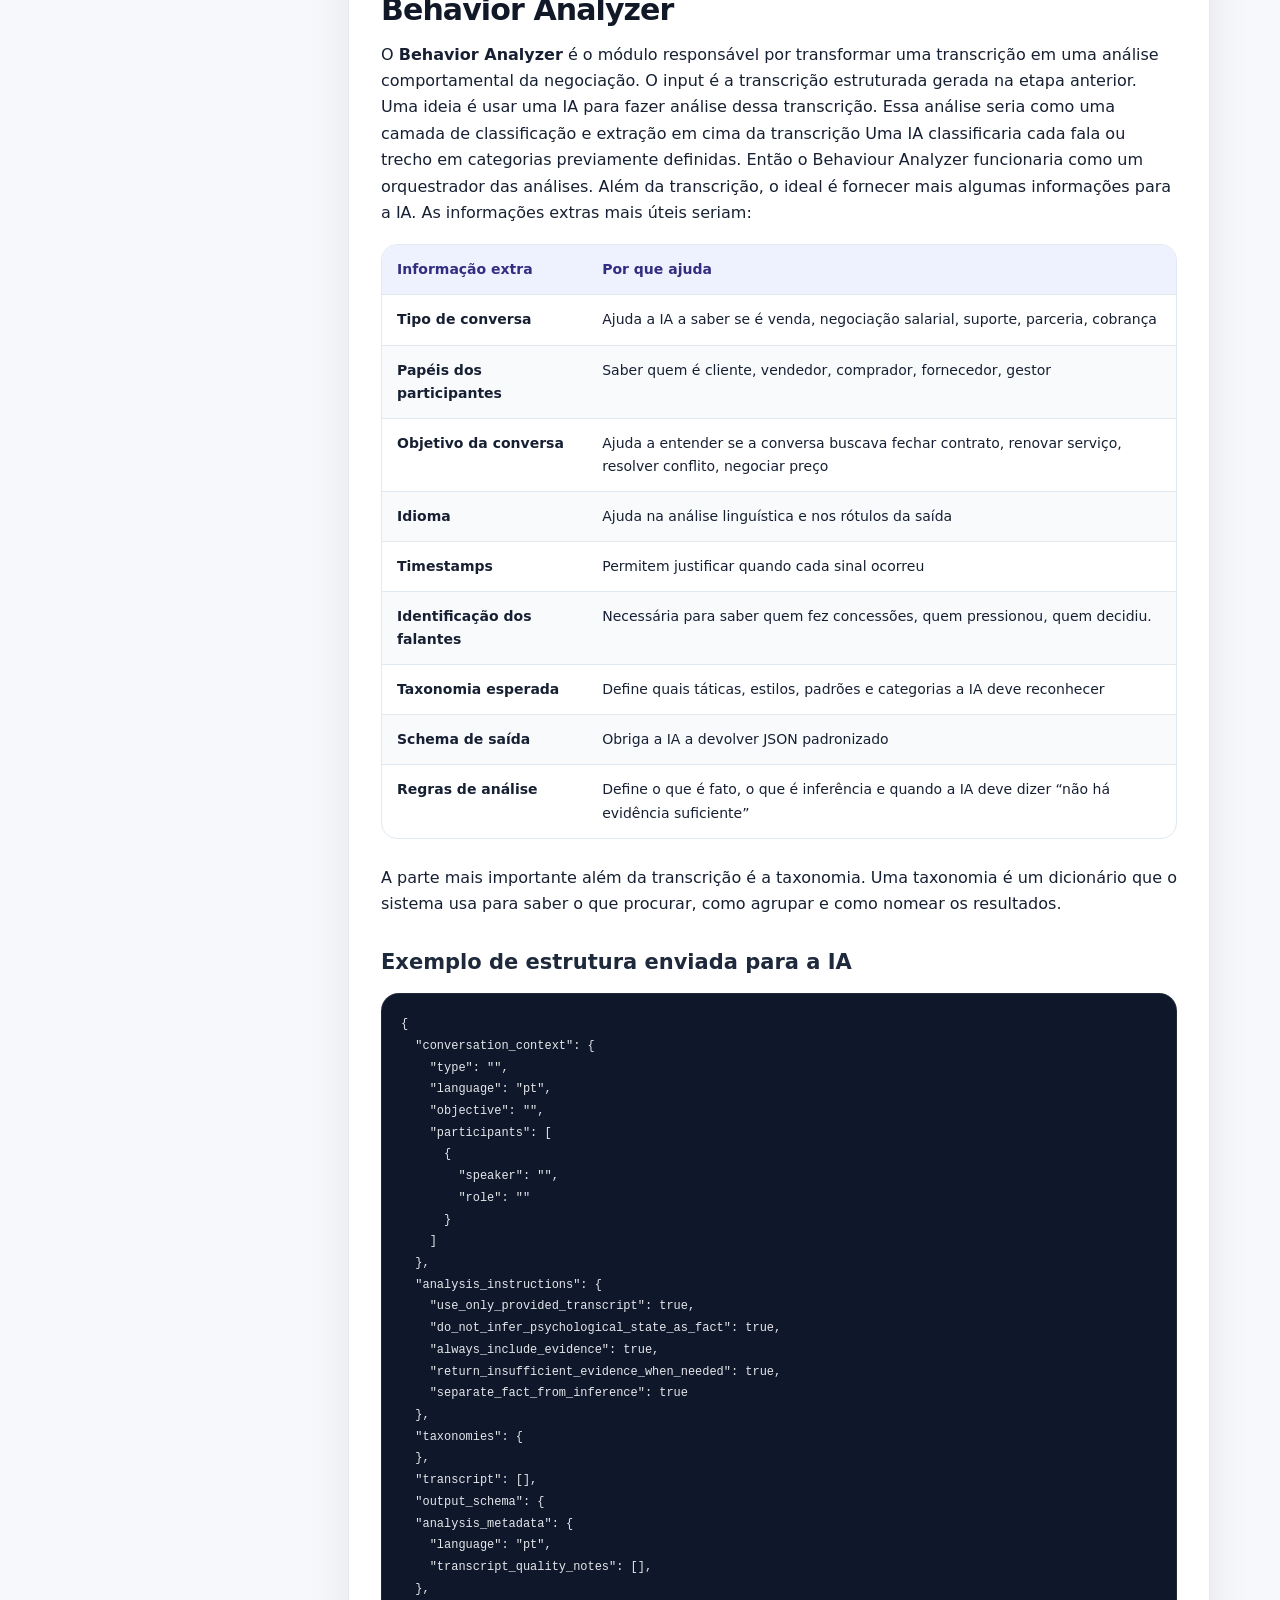
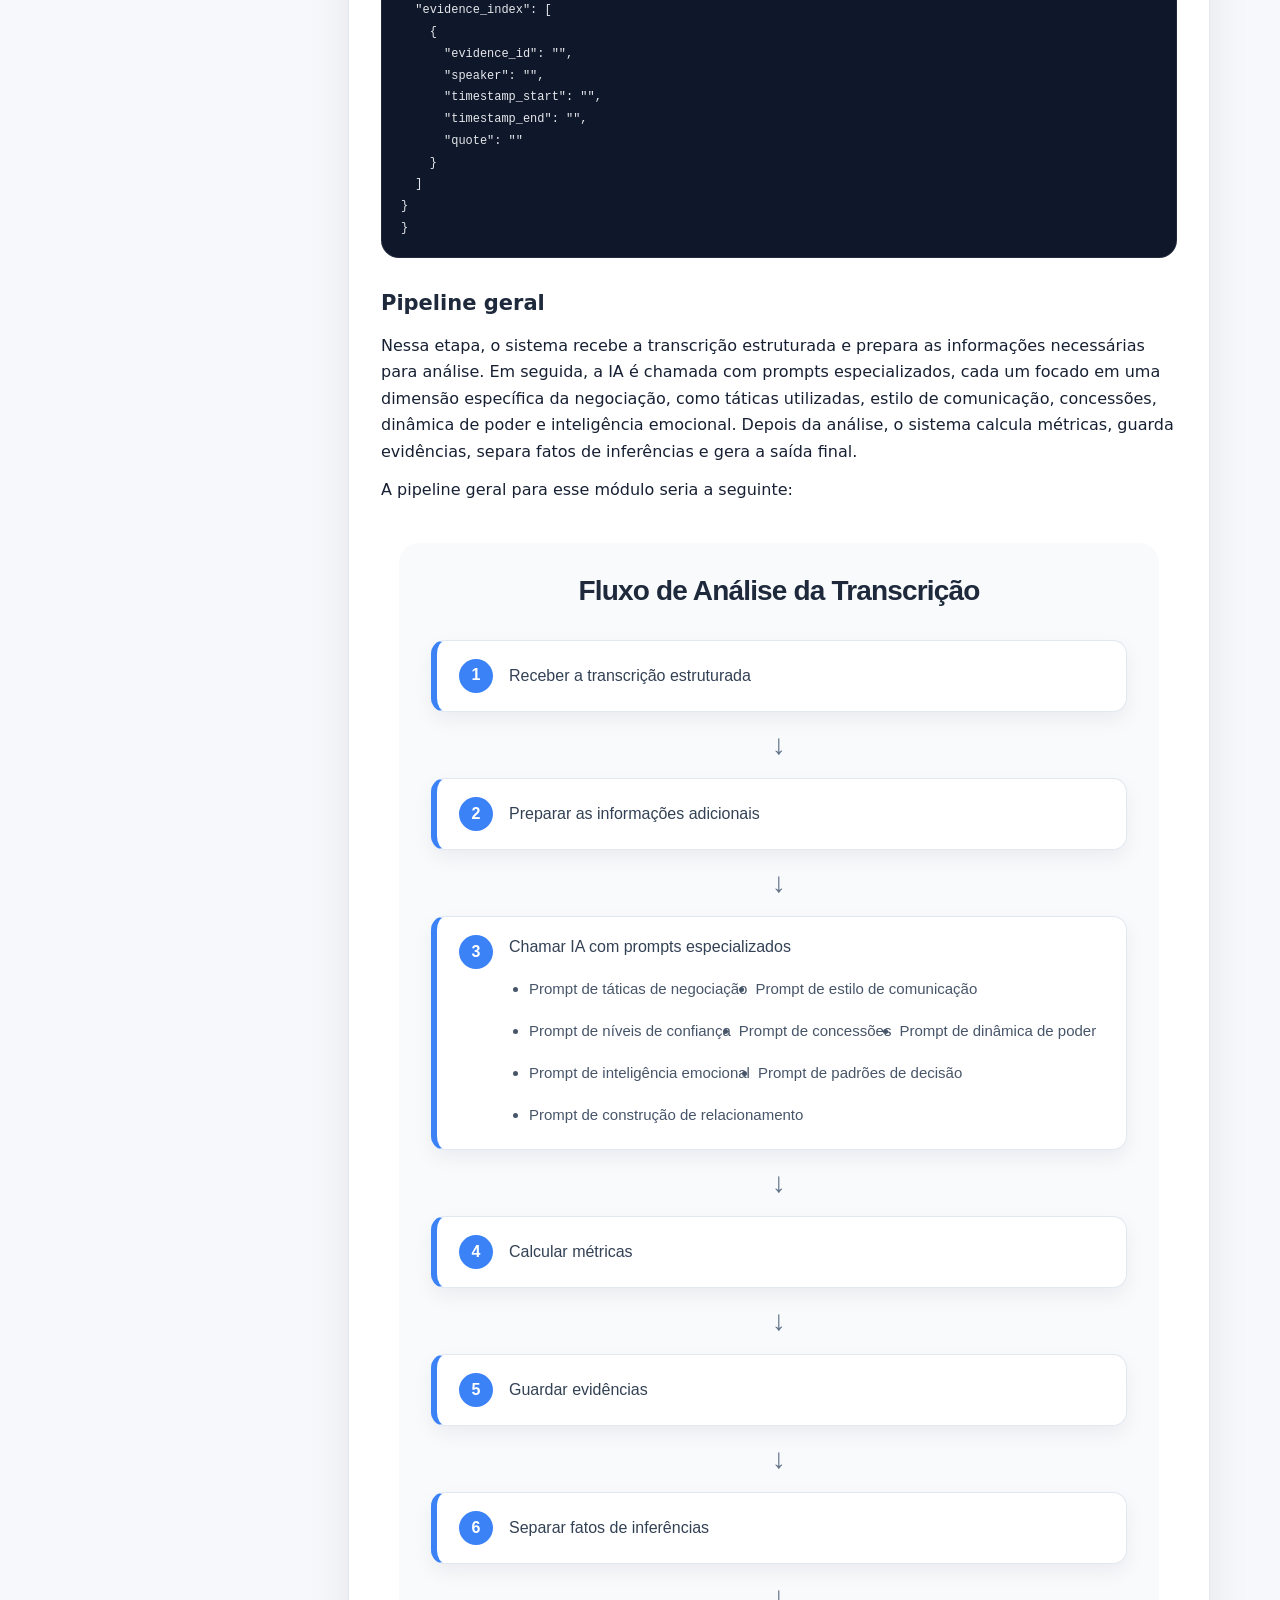
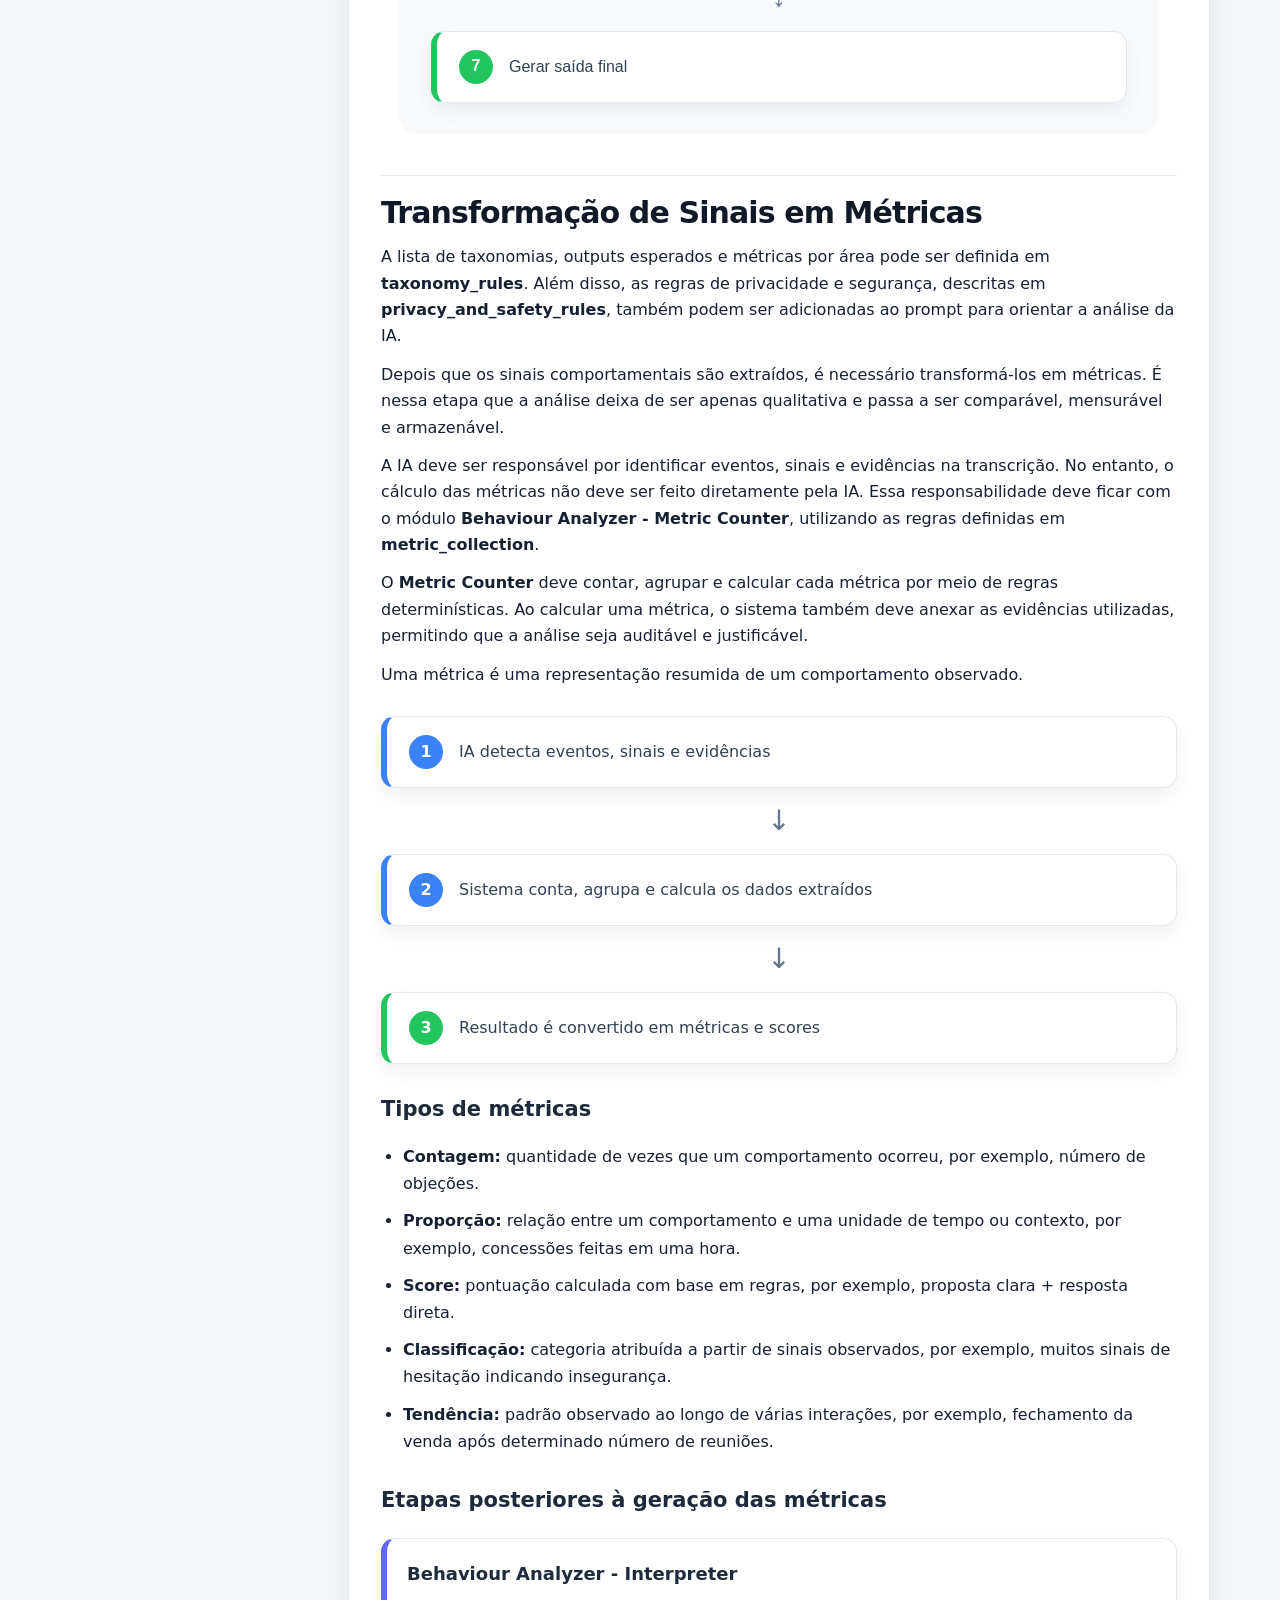
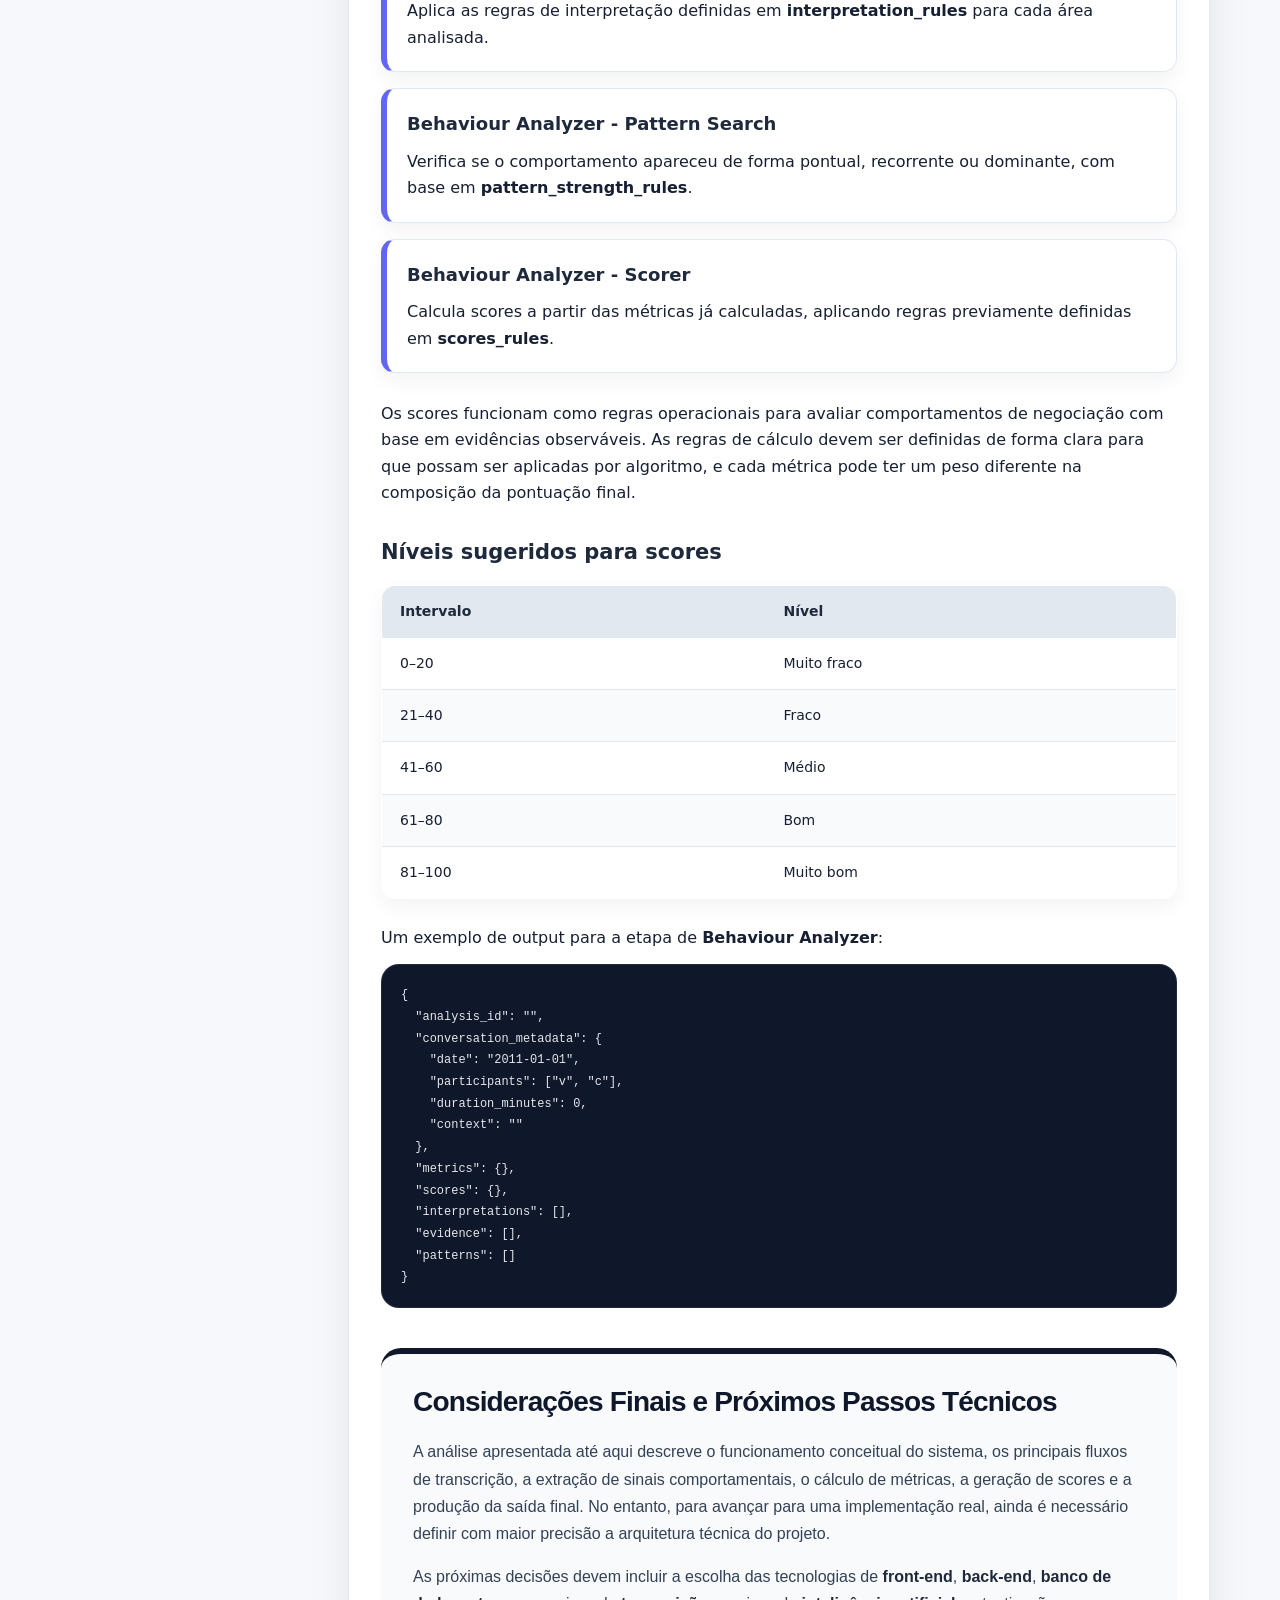
<file: voice_negotiation_analyzer.html>
<!doctype html>
<html lang="pt">
<head>
  <meta charset="utf-8" />
  <meta name="viewport" content="width=device-width, initial-scale=1" />
  <title>Voice Negotiation Analyzer — Visão do Projeto</title>
  <style>
    :root {
      --bg: #f6f8fb;
      --surface: #ffffff;
      --surface-soft: #f8fafc;
      --text: #172033;
      --muted: #64748b;
      --primary: #4f46e5;
      --primary-dark: #3730a3;
      --accent: #06b6d4;
      --border: #e2e8f0;
      --shadow: 0 20px 45px rgba(15, 23, 42, .08);
      --radius: 22px;
    }

    * { box-sizing: border-box; }
    html { scroll-behavior: smooth; }
    body {
      margin: 0;
      font-family: Inter, ui-sans-serif, system-ui, -apple-system, BlinkMacSystemFont, "Segoe UI", sans-serif;
      background:
        radial-gradient(circle at top left, rgba(79, 70, 229, .16), transparent 34rem),
        radial-gradient(circle at top right, rgba(6, 182, 212, .14), transparent 30rem),
        var(--bg);
      color: var(--text);
      line-height: 1.65;
    }



    .page { max-width: 1180px; margin: 0 auto; padding: 32px 20px 72px; }

    .hero {
      position: relative;
      overflow: hidden;
      border-radius: 32px;
      padding: 56px;
      color: white;
      background: linear-gradient(135deg, #111827 0%, #312e81 48%, #0891b2 100%);
      box-shadow: var(--shadow);
    }
    .hero::after {
      content: "";
      position: absolute;
      width: 420px;
      height: 420px;
      border-radius: 999px;
      right: -150px;
      top: -170px;
      background: rgba(255,255,255,.12);
    }
    .eyebrow {
      display: inline-flex;
      align-items: center;
      gap: 8px;
      border: 1px solid rgba(255,255,255,.32);
      background: rgba(255,255,255,.12);
      border-radius: 999px;
      padding: 7px 13px;
      font-size: 13px;
      letter-spacing: .04em;
      text-transform: uppercase;
      font-weight: 700;
    }
    h1 {
      margin: 20px 0 14px;
      max-width: 800px;
      font-size: clamp(34px, 6vw, 66px);
      line-height: 1.02;
      letter-spacing: -.055em;
    }
    .hero p { max-width: 760px; color: rgba(255,255,255,.86); font-size: 18px; }

    .module-grid {
      display: grid;
      grid-template-columns: repeat(4, minmax(0, 1fr));
      gap: 16px;
      margin: 24px 0 34px;
    }
    .module-card {
      background: rgba(255,255,255,.12);
      border: 1px solid rgba(255,255,255,.20);
      border-radius: 20px;
      padding: 18px;
      backdrop-filter: blur(10px);
    }
    .module-card b { display:block; font-size: 15px; margin-bottom: 4px; }
    .module-card span { color: rgba(255,255,255,.75); font-size: 13px; }

    .layout { display: grid; grid-template-columns: 250px 1fr; gap: 28px; margin-top: 28px; align-items: start; }
    .toc { position: sticky; top: 18px; background: rgba(255,255,255,.82); backdrop-filter: blur(14px); border: 1px solid var(--border); border-radius: var(--radius); padding: 20px; box-shadow: 0 10px 30px rgba(15, 23, 42, .05); }
    .toc strong { display:block; margin-bottom: 12px; font-size: 14px; color: #0f172a; }
    .toc a { display:block; color: var(--muted); text-decoration: none; padding: 8px 0; font-size: 14px; border-bottom: 1px solid #eef2f7; }
    .toc a:last-child { border-bottom: 0; }
    .toc a:hover { color: var(--primary); }

    main { display: grid; gap: 22px; }
    article { background: var(--surface); border: 1px solid var(--border); border-radius: var(--radius); padding: 32px; box-shadow: var(--shadow); }
    h2 { margin: 36px 0 14px; padding-top: 20px; border-top: 1px solid var(--border); font-size: 30px; line-height: 1.15; letter-spacing: -.03em; color: #111827; }
    h2:first-child { margin-top: 0; padding-top: 0; border-top: 0; }
    h3 { margin: 28px 0 12px; font-size: 21px; color: #1e293b; }
    p { margin: 12px 0; }
    a { color: var(--primary); }
    code { padding: 2px 6px; border-radius: 7px; background: #eef2ff; color: #3730a3; font-size: .92em; }
    pre { overflow: auto; background: #0f172a; color: #e5e7eb; padding: 20px; border-radius: 18px; box-shadow: inset 0 0 0 1px rgba(255,255,255,.08); }
    pre code { background: transparent; color: inherit; padding: 0; }
    ul, ol { padding-left: 1.35rem; }
    li { margin: 6px 0; }

    table { width: 100%; border-collapse: separate; border-spacing: 0; margin: 18px 0 26px; overflow: hidden; border: 1px solid var(--border); border-radius: 16px; font-size: 14px; }
    th { background: #eef2ff; color: #312e81; text-align: left; font-weight: 800; }
    th, td { padding: 13px 15px; border-bottom: 1px solid var(--border); vertical-align: top; }
    tr:last-child td { border-bottom: 0; }
    tbody tr:nth-child(even) { background: var(--surface-soft); }

    .flow { display: grid; gap: 8px; margin: 16px 0 24px; max-width: 700px; }
    .flow div { background: linear-gradient(180deg, #ffffff, #f8fafc); border: 1px solid var(--border); border-radius: 14px; padding: 12px 16px; font-weight: 650; box-shadow: 0 8px 20px rgba(15,23,42,.04); }
    .flow span { color: var(--primary); font-weight: 900; text-align: center; }
    .flow.compact { max-width: 560px; }
    .prompt-list { display: flex; flex-wrap: wrap; gap: 8px; margin: -8px 0 22px; }
    .prompt-list span { background: #ecfeff; color: #155e75; border: 1px solid #cffafe; border-radius: 999px; padding: 6px 10px; font-size: 13px; font-weight: 700; }

    .callout { margin: 22px 0; padding: 18px 20px; border-radius: 18px; border: 1px solid #c7d2fe; background: #eef2ff; color: #312e81; }
    .footer-note { color: var(--muted); font-size: 13px; text-align: center; margin-top: 28px; }

    @media (max-width: 900px) {
      .hero { padding: 34px 24px; }
      .module-grid { grid-template-columns: 1fr 1fr; }
      .layout { grid-template-columns: 1fr; }
      .toc { position: static; }
      article { padding: 24px; }
    }
    @media (max-width: 560px) {
      .module-grid { grid-template-columns: 1fr; }
      table { display: block; overflow-x: auto; white-space: nowrap; }
    }
    .flow-section {
  max-width: 760px;
  margin: 40px auto;
  padding: 32px;
  background: #f8fafc;
  border-radius: 20px;
  font-family: Arial, sans-serif;
}

.flow-section h2 {
  text-align: center;
  margin-bottom: 32px;
  color: #1e293b;
  font-size: 28px;
}

.flowchart {
  display: flex;
  flex-direction: column;
  align-items: center;
}

.flow-step {
  width: 100%;
  display: flex;
  align-items: center;
  gap: 16px;
  background: #ffffff;
  border: 1px solid #e2e8f0;
  border-left: 6px solid #3b82f6;
  border-radius: 14px;
  padding: 18px 22px;
  box-shadow: 0 8px 20px rgba(15, 23, 42, 0.06);
}

.flow-step p {
  margin: 0;
  color: #334155;
  font-size: 16px;
  line-height: 1.5;
}

.step-number {
  width: 34px;
  height: 34px;
  min-width: 34px;
  border-radius: 50%;
  background: #3b82f6;
  color: #ffffff;
  display: flex;
  align-items: center;
  justify-content: center;
  font-weight: bold;
}

.flow-arrow {
  font-size: 28px;
  color: #64748b;
  margin: 10px 0;
}

.final-step {
  border-left-color: #22c55e;
}

.final-step .step-number {
  background: #22c55e;
}

@media (max-width: 600px) {
  .flow-section {
    padding: 24px 18px;
  }

  .flow-step {
    padding: 16px;
  }

  .flow-section h2 {
    font-size: 22px;
  }
}
.flow-step-list {
  align-items: flex-start;
}

.flow-step-list > div {
  width: 100%;
}

.prompt-list {
  margin: 12px 0 0;
  padding-left: 20px;
  color: #475569;
  font-size: 15px;
  line-height: 1.6;
}

.prompt-list li {
  margin-bottom: 4px;
}
.content-section {
  max-width: 900px;
  margin: 40px auto;
  padding: 32px;
  background: #f8fafc;
  border-radius: 20px;
  font-family: Arial, sans-serif;
  color: #334155;
}

.content-section h2 {
  margin-bottom: 20px;
  color: #1e293b;
  font-size: 28px;
}

.content-section h3 {
  margin-top: 32px;
  margin-bottom: 16px;
  color: #1e293b;
  font-size: 22px;
}

.content-section p {
  font-size: 16px;
  line-height: 1.7;
  margin-bottom: 16px;
}

.compact-flow {
  margin: 28px 0;
}

.metric-list {
  padding-left: 22px;
  line-height: 1.7;
}

.metric-list li {
  margin-bottom: 10px;
}

.module-chain {
  display: grid;
  grid-template-columns: 1fr;
  gap: 16px;
  margin: 20px 0 28px;
}

.module-card {
  background: #ffffff;
  border: 1px solid #e2e8f0;
  border-left: 6px solid #6366f1;
  border-radius: 14px;
  padding: 20px;
  box-shadow: 0 8px 20px rgba(15, 23, 42, 0.05);
}

.module-card h4 {
  margin: 0 0 10px;
  color: #1e293b;
  font-size: 18px;
}

.module-card p {
  margin: 0;
}

.score-table {
  width: 100%;
  border-collapse: collapse;
  margin-top: 16px;
  background: #ffffff;
  border-radius: 14px;
  overflow: hidden;
  box-shadow: 0 8px 20px rgba(15, 23, 42, 0.05);
}

.score-table th,
.score-table td {
  padding: 14px 18px;
  text-align: left;
  border-bottom: 1px solid #e2e8f0;
}

.score-table th {
  background: #e2e8f0;
  color: #1e293b;
}

.score-table tr:last-child td {
  border-bottom: none;
}

@media (max-width: 600px) {
  .content-section {
    padding: 24px 18px;
  }

  .content-section h2 {
    font-size: 24px;
  }

  .content-section h3 {
    font-size: 20px;
  }
}
.final-section {
  border-top: 6px solid #0f172a;
}

.final-section h2 {
  color: #0f172a;
}

.final-section strong {
  color: #1e293b;
}
    .hero-module-grid {
  display: grid;
  grid-template-columns: repeat(4, minmax(0, 1fr));
  gap: 16px;
  margin: 24px 0 34px;
}

.hero-module-card {
  background: rgba(255, 255, 255, .12);
  border: 1px solid rgba(255, 255, 255, .20);
  border-radius: 20px;
  padding: 18px;
  backdrop-filter: blur(10px);
  min-height: 122px;
}

.hero-module-card b {
  display: block;
  font-size: 15px;
  margin-bottom: 8px;
  color: #ffffff;
  line-height: 1.35;
}

.hero-module-card span {
  display: block;
  color: rgba(255, 255, 255, .78);
  font-size: 13px;
  line-height: 1.45;
}

@media (max-width: 900px) {
  .hero-module-grid {
    grid-template-columns: 1fr 1fr;
  }
}

@media (max-width: 560px) {
  .hero-module-grid {
    grid-template-columns: 1fr;
  }
}
  </style>
</head>
<body>
  <div class="page">
    <header class="hero">
      <span class="eyebrow">Análise de conversa com uso de I.A.</span>
      <h1>Voice Negotiation Analyzer</h1>
      <div class="hero-module-grid" aria-label="Módulos principais">
  <div class="hero-module-card">
    <b>01 · Voice Recorder</b>
    <span>Captura, gravação ou streaming do áudio.</span>
  </div>

  <div class="hero-module-card">
    <b>02 · Transcription Manager</b>
    <span>Conversão de áudio em transcrição estruturada.</span>
  </div>

  <div class="hero-module-card">
    <b>03 · Behavior Analyzer</b>
    <span>Extração de sinais, métricas, padrões e scores.</span>
  </div>

  <div class="hero-module-card">
    <b>04 · Report Generator</b>
    <span>Geração do relatório final com fatos e inferências.</span>
  </div>
</div>
    </header>

    <div class="layout">
      <aside class="toc">
        <strong>Índice</strong>
        <a href="#voice-recorder">Voice Recorder</a>
        <a href="#transcription-manager">Transcription Manager</a>
        <a href="#behavior-analyzer">Behavior Analyzer</a>
        <a href="#report-generator">Report Generator</a>
        <a href="#final-comments">Comentários finais</a>
      </aside>
      <main>
        <article>
          <p>O projeto parece focado em reuniões de negociação profissional.
<p>Em termos práticos, transformar conversas em dados analisáveis.
O sistema teria 4 módulos principais, e em dois o uso de I.A. parece necessário.</p>
<h3 >Voice Recorder</h3>
<p>Responsável por captar o áudio da conversa.
Pode ser usado em reuniões, entrevistas ou negociações. A gravação poderia ser iniciada manualmente ou fazer parte de um fluxo automático.
É indicado que o áudio virá de uma gravação, mas considerei a possibilidade de não se armazernar a conversa pois o Stream.io é mencionado, e essa é uma plaaforma para conversas em tempo real, e não para o armazenamento de áudio/vídeo.</p>
<h3>Transcription Manager</h3>
<p>Responsável por converter áudio em texto.
O ponto importante aqui é que o objetivo não é apenas gerar uma transcrição simples. O 'speaker identification' é mencionado, ou seja, saber quem falou o quê.
Sem identificação dos participantes, a análise comportamental pode não fazer sentido.</p>
<h3>Behavior Analyzer</h3>
<table>
<thead>
<tr>
  <th>Análise do Behaviour Analyzer</th>
  <th>O que acontece</th>
</tr>
</thead>
<tbody>
<tr>
  <td><strong>Táticas de negociação</strong></td>
  <td>Identifica sinais como ancoragem, pressão, concessão, objeção; transforma em score; justifica com trechos; separa evidência de interpretação.</td>
</tr>
<tr>
  <td><strong>Estilo de comunicação</strong></td>
  <td>Extrai sinais como assertividade, clareza, tom colaborativo/competitivo; pode virar classificação ou score; precisa de evidências textuais.</td>
</tr>
<tr>
  <td><strong>Níveis de confiança</strong></td>
  <td>Detecta sinais como hesitação, firmeza, linguagem modal, contradições; transforma em nível/score; deve deixar claro que é inferência.</td>
</tr>
<tr>
  <td><strong>Frequência de concessões</strong></td>
  <td>Primeiro identifica momentos de concessão; depois conta frequência, distribuição e contexto; justifica com trechos.</td>
</tr>
<tr>
  <td><strong>Dinâmica de poder</strong></td>
  <td>Analisa quem conduz a conversa, quem define termos, quem cede mais, quem interrompe ou controla decisões; é bastante inferencial.</td>
</tr>
<tr>
  <td><strong>Inteligência emocional</strong></td>
  <td>Extrai sinais de escuta ativa, empatia, regulação emocional, resposta a tensão; normalmente exige cuidado para não afirmar demais.</td>
</tr>
<tr>
  <td><strong>Padrões de decisão</strong></td>
  <td>Identifica momentos de decisão, critérios usados, adiamentos, mudanças de posição; depois resume padrões.</td>
</tr>
<tr>
  <td><strong>Construção de relacionamento</strong></td>
  <td>Analisa rapport, validação, alinhamento, colaboração, perguntas abertas, manutenção de confiança.</td>
</tr>
</tbody>
</table>
<p>Existem dois tipos de resultado esperado nesse módulo:</p>
<p>Primeiro, <strong>métricas quantitativas</strong>::</p>
<ul>
<li>score de táticas de negociação;</li>
<li>nível de confiança;</li>
<li>frequência de concessões;</li>
<li>análise de poder/dominância na conversa.</li>
</ul>
<p>Segundo, <strong>insights qualitativos</strong>::</p>
<ul>
<li>estilo de comunicação;</li>
<li>pontos fortes;</li>
<li>pontos fracos;</li>
<li>padrões recorrentes;</li>
<li>recomendações para próximas negociações.</li>
</ul>
<h2 id="report-generator">Report Generator</h2>
<p>O módulo <strong>Report Generator</strong> é responsável por transformar os dados gerados nas etapas anteriores em um relatório final estruturado, compreensível e orientado à ação.</p>
<p>Antes da geração do relatório, o sistema organiza os dados calculados automaticamente, como métricas, scores, eventos identificados, padrões de comportamento, evidências textuais e informações extraídas da transcrição. Essa etapa prepara os dados em um formato consistente para que possam ser avaliados posteriormente por uma I.A.</p>
<p>Em seguida, a I.A. analisa esse conjunto estruturado de informações e interpreta os principais sinais encontrados na negociação. Nessa fase, a I.A. deve separar explicitamente <strong>fatos</strong> de <strong>inferências</strong>. Os fatos representam informações diretamente observáveis ou declaradas na conversa, enquanto as inferências representam interpretações baseadas em padrões, métricas, contexto e evidências textuais.</p>
<p>Após a etapa de interpretação, o módulo pode gerar recomendações. Para isso, as regras de geração de recomendações, como <code>recommendation_generation_rules</code>, e as restrições definidas em <code>recommendation_constraints</code>, podem ser adicionadas ao prompt ou ao contexto da I.A.</p>
<p>Por fim, o relatório final pode ser organizado em seções, como resumo executivo, métricas principais, scores, fatos identificados, inferências, recomendações, evidências e limitações da análise. Dessa forma, o Report Generator atua como a camada final do fluxo: ele transforma dados técnicos e interpretações da I.A. em um documento claro, rastreável e útil para tomada de decisão.</p>
<h2 id="voice-recorder">Voice Recorder</h2>
<p>Parte inicial do sistema é a captura do áudio para que seja feita a transcrição. Existem duas variantes:</p>
<h3>1- Chamada de vídeo dentro da própria aplicação</h3>
<p>Aqui a aplicação não depende de uma ferramenta externa de reunião. Ela usa uma API/SDK de comunicação em tempo real, como <strong>Twilio, Stream.io, Agora, Daily.co, LiveKit, Vonage Video API, 100ms</strong>, para criar a sala de chamada dentro da própria aplicação web.</p>
<h4>Fluxo geral</h4>
<p>
  O fluxo inicia quando o usuário acessa a aplicação web. Em seguida, o sistema cria uma sala de vídeo e áudio, permitindo que os participantes entrem na chamada. Durante a comunicação, a aplicação pode capturar, gravar ou transmitir o áudio em tempo real. Esse áudio é então enviado para um serviço de transcrição, que converte a fala em texto. Por fim, a transcrição estruturada é salva para uso nas etapas posteriores de análise.
</p>
<section class="flow-section">
  <h2>Fluxo de Transcrição da Chamada</h2>

  <div class="flowchart">
    <div class="flow-step">
      <span class="step-number">1</span>
      <p>Usuário entra na aplicação web</p>
    </div>

    <div class="flow-arrow">↓</div>

    <div class="flow-step">
      <span class="step-number">2</span>
      <p>Aplicação cria uma sala de vídeo/áudio</p>
    </div>

    <div class="flow-arrow">↓</div>

    <div class="flow-step">
      <span class="step-number">3</span>
      <p>Participantes entram na chamada</p>
    </div>

    <div class="flow-arrow">↓</div>

    <div class="flow-step">
      <span class="step-number">4</span>
      <p>Aplicação captura, grava ou faz streaming do áudio</p>
    </div>

    <div class="flow-arrow">↓</div>

    <div class="flow-step">
      <span class="step-number">5</span>
      <p>Áudio é enviado para o serviço de transcrição</p>
    </div>

    <div class="flow-arrow">↓</div>

    <div class="flow-step final-step">
      <span class="step-number">6</span>
      <p>Transcrição é salva para análise posterior</p>
    </div>
  </div>
</section>
<h4>Vantagens</h4>
<ul>
<li>não precisa guardar o áudio completo;</li>
<li>melhor para privacidade;</li>
<li>permite transcrição em tempo real;</li>
<li>é possível identificar quem é cada participante;</li>
<li>dependendo da API escolhida, é possível associar áudio/transcrição ao participante correto;</li>
</ul>
<h4>Limitações</h4>
<ul>
<li>se ocorrer um erro, não há áudio salvo para reprocessar;</li>
<li>precisa WebSocket/streaming;</li>
<li>diarização pode ser mais difícil;</li>
<li>implementação mais complexa: é preciso implementar sala, permissões de microfone/câmara, UX da chamada, estados de conexão</li>
</ul>
<h3>2- Upload de áudio</h3>
<p>Aqui a aplicação não precisa necessariamente controlar a chamada. Ela oferece uma funcionalidade de upload.</p>
<p>
  Nesse fluxo, o usuário pode gravar um áudio fora da aplicação, utilizando qualquer dispositivo ou ferramenta disponível. Depois, ele faz o upload do ficheiro na plataforma. O backend recebe o áudio, encaminha o conteúdo para um serviço de transcrição e, ao final do processamento, salva a transcrição para uso nas etapas posteriores de análise.
</p>
<section class="flow-section">
  <h2>Fluxo de Transcrição por Upload de Áudio</h2>

  <div class="flowchart">
    <div class="flow-step">
      <span class="step-number">1</span>
      <p>Usuário grava áudio em qualquer lugar</p>
    </div>

    <div class="flow-arrow">↓</div>

    <div class="flow-step">
      <span class="step-number">2</span>
      <p>Usuário faz upload do ficheiro na aplicação</p>
    </div>

    <div class="flow-arrow">↓</div>

    <div class="flow-step">
      <span class="step-number">3</span>
      <p>Backend recebe o áudio</p>
    </div>

    <div class="flow-arrow">↓</div>

    <div class="flow-step">
      <span class="step-number">4</span>
      <p>Áudio é enviado para o serviço de transcrição</p>
    </div>

    <div class="flow-arrow">↓</div>

    <div class="flow-step final-step">
      <span class="step-number">5</span>
      <p>Transcrição é salva para análise posterior</p>
    </div>
  </div>
</section>
<p>Esse áudio pode ter várias origens:
gravação feita no telemóvel ou computador
gravação gerada pela própria chamada da aplicação
gravação gerada e exportada através de outra aplicação de reunião (Teams por exemplo)</p>
<h4>Vantagens</h4>
<ul>
<li>tecnicamente simples;</li>
<li>permite reprocessar o áudio;</li>
<li>melhor para auditoria;</li>
<li>normalmente gera transcrição mais estável porque o áudio completo está disponível.</li>
</ul>
<h4>Limitações</h4>
<ul>
<li>precisa armazenar áudio;</li>
<li>aumenta risco legal/privacidade;</li>
<li>exige política de retenção;</li>
<li>precisa pensar no storage;</li>
<li>o custo pode aumentar rápido, pois ficheiros de áudio demandam mais espaço para armazenamento</li>
</ul>
<p>O serviço de storage pode ser Azure Blob Storage, AWS S3, Google Cloud Storage, Firebase Storage, Supabase Storage ou servidor próprio.
A base de dados é necessária para guardar metadados como reunião, participantes, data, path do ficheiro, status da transcrição e resultado da análise.</p>
<p>Sobre GDPR: voz identificável é dado pessoal. O GDPR exige uma base legal para tratamento de dados pessoais, como consentimento e brigação legal. [https://gdpr-info.eu/art-6-gdpr]
Portanto, a aplicação deve ter:
consentimento claro antes da gravação
finalidade explícita: transcrição/análise
política de retenção
possibilidade de apagar dados quando aplicável
controlo de acesso
encriptação em trânsito e repouso
logs de acesso
política de privacidade
contratos/DPA com fornecedores externos</p>
<h3>Diferença do fluxo: upload vs streaming</h3>
<table>
<thead>
<tr>
  <th>Critério</th>
  <th>Upload / batch</th>
  <th>Streaming / real-time</th>
</tr>
</thead>
<tbody>
<tr>
  <td>Entrada</td>
  <td>Ficheiro completo</td>
  <td>Chunks de áudio</td>
</tr>
<tr>
  <td>Momento</td>
  <td>Depois da chamada</td>
  <td>Durante a chamada</td>
</tr>
<tr>
  <td>Complexidade</td>
  <td>Menor</td>
  <td>Maior</td>
</tr>
<tr>
  <td>Latência</td>
  <td>Alta, pois espera processar</td>
  <td>Baixa</td>
</tr>
<tr>
  <td>Reprocessamento</td>
  <td>Sim, se guardar áudio</td>
  <td>Não, se não guardar áudio</td>
</tr>
<tr>
  <td>Diarização</td>
  <td>Geralmente mais fácil</td>
  <td>Pode ser mais complexa</td>
</tr>
<tr>
  <td>Privacidade</td>
  <td>Pior se guardar áudio</td>
  <td>Melhor se salvar só texto</td>
</tr>
</tbody>
</table>
<h2 id="transcription-manager">Transcription Manager</h2>
<h3>Serviços Speech-to-Text</h3>
<p>Speech-to-Text, ou STT, é o serviço que converte áudio em texto, ou seja, realiza a transcrição do áudio. Ele recebe ficheiro ou stream de áudio e retorna a transcrição.
Todos tem suporte para o idioma Português e é possível realizar a transcrição via upload.</p>
<table>
<thead>
<tr>
  <th>Serviço STT</th>
  <th style="text-align:right">Diarização nativa?</th>
  <th style="text-align:right">Streaming / tempo real?</th>
</tr>
</thead>
<tbody>
<tr>
  <td><strong>Whisper</strong></td>
  <td style="text-align:right">Não</td>
  <td style="text-align:right">Sim / validar modelo</td>
</tr>
<tr>
  <td><strong>Deepgram</strong></td>
  <td style="text-align:right">Sim</td>
  <td style="text-align:right">Sim</td>
</tr>
<tr>
  <td><strong>AssemblyAI</strong></td>
  <td style="text-align:right">Sim</td>
  <td style="text-align:right">Sim</td>
</tr>
<tr>
  <td><strong>Rev.ai</strong></td>
  <td style="text-align:right">Sim</td>
  <td style="text-align:right">Sim / validar produto</td>
</tr>
<tr>
  <td><strong>Speechmatics</strong></td>
  <td style="text-align:right">Sim</td>
  <td style="text-align:right">Sim</td>
</tr>
<tr>
  <td><strong>Soniox</strong></td>
  <td style="text-align:right">Sim</td>
  <td style="text-align:right">Sim</td>
</tr>
</tbody>
</table>
<h3>Nota importante</h3>
<table>
<thead>
<tr>
  <th>Conceito</th>
  <th>O que significa</th>
</tr>
</thead>
<tbody>
<tr>
  <td><strong>Identificação de participante</strong></td>
  <td>A plataforma sabe qual utilizador está conectado à chamada</td>
</tr>
<tr>
  <td><strong>Diarização</strong></td>
  <td>O STT analisa o áudio e separa quem falou em cada trecho</td>
</tr>
<tr>
  <td><strong>Mapeamento speaker → participante</strong></td>
  <td>O sistema associa a fala transcrita ao participante real</td>
</tr>
</tbody>
</table>
<p>O sistema depende a identificação de cada ator participante das transcrições.</p>
<p>Todas as plataformas citadas para criar chamadas dentro da aplicação web tem possibilidade de gravar chamada e de identificar o participante da chamada.</p>
<table>
<thead>
<tr>
  <th>Plataforma</th>
  <th style="text-align:right">STT</th>
</tr>
</thead>
<tbody>
<tr>
  <td><strong>Twilio Video</strong></td>
  <td style="text-align:right">Nativo</td>
</tr>
<tr>
  <td><strong>Daily.co</strong></td>
  <td style="text-align:right">Nativo</td>
</tr>
<tr>
  <td><strong>Agora</strong></td>
  <td style="text-align:right">Nativo</td>
</tr>
<tr>
  <td><strong>LiveKit</strong></td>
  <td style="text-align:right">Via integração</td>
</tr>
<tr>
  <td><strong>Stream.io Video</strong></td>
  <td style="text-align:right">Nativo</td>
</tr>
<tr>
  <td><strong>Vonage Video API</strong></td>
  <td style="text-align:right">Via integração</td>
</tr>
<tr>
  <td><strong>100ms</strong></td>
  <td style="text-align:right">Pós-chamada</td>
</tr>
</tbody>
</table>
<p>É importante identificar o participante para a diarização posterior e também para as análises.</p>
<h2 id="normalizacao-da-transcricao">Normalização da transcrição</h2>
<p>Após a captura ou upload do áudio, o sistema deve gerar uma transcrição estruturada. Essa etapa transforma o resultado do serviço de STT em um formato padronizado.
A normalização é necessária porque diferentes serviços de transcrição podem devolver dados em formatos distintos, e que não estão adequadamente preparados para os próximos passos do sistema.
Exemplo de transcrição estruturada:</p>
<pre><code class="language-json">{
  &quot;meeting_id&quot;: &quot;meeting_001&quot;,
  &quot;language&quot;: &quot;pt&quot;,
  &quot;segments&quot;: [
    {
      &quot;speaker&quot;: &quot;speaker_1&quot;,
      &quot;speaker_label&quot;: &quot;Cliente&quot;,
      &quot;start&quot;: &quot;00:03:10&quot;,
      &quot;end&quot;: &quot;00:03:15&quot;,
      &quot;text&quot;: &quot;O concorrente me ofereceu mais barato.&quot;
    }
  ]
}
</code></pre>
<p>Cada item em <code>segments</code> representa uma fala identificada na conversa. Essa estrutura permite saber quem falou, quando falou, o que foi dito e qual foi a confiança da transcrição.</p>
<p>A partir dessa estrutura, o sistema consegue executar as próximas etapas:</p>
<ul>
<li>identificar fatos;</li>
<li>detectar inferências;</li>
<li>calcular métricas;</li>
<li>gerar scores;</li>
</ul>
<p>Essa transcrição estruturada seria o output da etapa de Transcrição, e o input do Behaviour Analyzer.</p>
<h2 id="behavior-analyzer">Behavior Analyzer</h2>
<p>O  <strong>Behavior Analyzer</strong> é o módulo responsável por transformar uma transcrição em uma análise comportamental da negociação.
O input é a transcrição estruturada gerada na etapa anterior.
Uma ideia é usar uma IA para fazer análise dessa transcrição. Essa análise seria como uma camada de classificação e extração em cima da transcrição
Uma IA classificaria cada fala ou trecho em categorias previamente definidas.
Então o Behaviour Analyzer funcionaria como um orquestrador das análises.
Além da transcrição, o ideal é fornecer mais algumas informações para a IA.
As informações extras mais úteis seriam:</p>
<table>
<thead>
<tr>
  <th>Informação extra</th>
  <th>Por que ajuda</th>
</tr>
</thead>
<tbody>
<tr>
  <td><strong>Tipo de conversa</strong></td>
  <td>Ajuda a IA a saber se é venda, negociação salarial, suporte, parceria, cobrança</td>
</tr>
<tr>
  <td><strong>Papéis dos participantes</strong></td>
  <td>Saber quem é cliente, vendedor, comprador, fornecedor, gestor</td>
</tr>
<tr>
  <td><strong>Objetivo da conversa</strong></td>
  <td>Ajuda a entender se a conversa buscava fechar contrato, renovar serviço, resolver conflito, negociar preço</td>
</tr>
<tr>
  <td><strong>Idioma</strong></td>
  <td>Ajuda na análise linguística e nos rótulos da saída</td>
</tr>
<tr>
  <td><strong>Timestamps</strong></td>
  <td>Permitem justificar quando cada sinal ocorreu</td>
</tr>
<tr>
  <td><strong>Identificação dos falantes</strong></td>
  <td>Necessária para saber quem fez concessões, quem pressionou, quem decidiu.</td>
</tr>
<tr>
  <td><strong>Taxonomia esperada</strong></td>
  <td>Define quais táticas, estilos, padrões e categorias a IA deve reconhecer</td>
</tr>
<tr>
  <td><strong>Schema de saída</strong></td>
  <td>Obriga a IA a devolver JSON padronizado</td>
</tr>
<tr>
  <td><strong>Regras de análise</strong></td>
  <td>Define o que é fato, o que é inferência e quando a IA deve dizer “não há evidência suficiente”</td>
</tr>
</tbody>
</table>
<p>A parte mais importante além da transcrição é a taxonomia. Uma taxonomia é um dicionário que o sistema usa para saber o que procurar, como agrupar e como nomear os resultados.</p>
<h3>Exemplo de estrutura enviada para a IA</h3>
<pre><code class="language-json">{
  &quot;conversation_context&quot;: {
    &quot;type&quot;: &quot;&quot;,
    &quot;language&quot;: &quot;pt&quot;,
    &quot;objective&quot;: &quot;&quot;,
    &quot;participants&quot;: [
      {
        &quot;speaker&quot;: &quot;&quot;,
        &quot;role&quot;: &quot;&quot;
      }
    ]
  },
  &quot;analysis_instructions&quot;: {
    &quot;use_only_provided_transcript&quot;: true,
    &quot;do_not_infer_psychological_state_as_fact&quot;: true,
    &quot;always_include_evidence&quot;: true,
    &quot;return_insufficient_evidence_when_needed&quot;: true,
    &quot;separate_fact_from_inference&quot;: true
  },
  &quot;taxonomies&quot;: {
  },
  &quot;transcript&quot;: [],
  &quot;output_schema&quot;: {
  &quot;analysis_metadata&quot;: {
    &quot;language&quot;: &quot;pt&quot;,
    &quot;transcript_quality_notes&quot;: [],
  },
  &quot;evidence_index&quot;: [
    {
      &quot;evidence_id&quot;: &quot;&quot;,
      &quot;speaker&quot;: &quot;&quot;,
      &quot;timestamp_start&quot;: &quot;&quot;,
      &quot;timestamp_end&quot;: &quot;&quot;,
      &quot;quote&quot;: &quot;&quot;
    }
  ]
}
}
</code></pre>
<h3>Pipeline geral</h3>
<p>
  Nessa etapa, o sistema recebe a transcrição estruturada e prepara as informações necessárias para análise. Em seguida, a IA é chamada com prompts especializados, cada um focado em uma dimensão específica da negociação, como táticas utilizadas, estilo de comunicação, concessões, dinâmica de poder e inteligência emocional. Depois da análise, o sistema calcula métricas, guarda evidências, separa fatos de inferências e gera a saída final.
</p>
<p>A pipeline geral para esse módulo seria a seguinte:</p>
<section class="flow-section">
  <h2>Fluxo de Análise da Transcrição</h2>

  <div class="flowchart">
    <div class="flow-step">
      <span class="step-number">1</span>
      <p>Receber a transcrição estruturada</p>
    </div>

    <div class="flow-arrow">↓</div>

    <div class="flow-step">
      <span class="step-number">2</span>
      <p>Preparar as informações adicionais</p>
    </div>

    <div class="flow-arrow">↓</div>

    <div class="flow-step flow-step-list">
      <span class="step-number">3</span>

      <div>
        <p>Chamar IA com prompts especializados</p>

        <ul class="prompt-list">
          <li>Prompt de táticas de negociação</li>
          <li>Prompt de estilo de comunicação</li>
          <li>Prompt de níveis de confiança</li>
          <li>Prompt de concessões</li>
          <li>Prompt de dinâmica de poder</li>
          <li>Prompt de inteligência emocional</li>
          <li>Prompt de padrões de decisão</li>
          <li>Prompt de construção de relacionamento</li>
        </ul>
      </div>
    </div>

    <div class="flow-arrow">↓</div>

    <div class="flow-step">
      <span class="step-number">4</span>
      <p>Calcular métricas</p>
    </div>

    <div class="flow-arrow">↓</div>

    <div class="flow-step">
      <span class="step-number">5</span>
      <p>Guardar evidências</p>
    </div>

    <div class="flow-arrow">↓</div>

    <div class="flow-step">
      <span class="step-number">6</span>
      <p>Separar fatos de inferências</p>
    </div>

    <div class="flow-arrow">↓</div>

    <div class="flow-step final-step">
      <span class="step-number">7</span>
      <p>Gerar saída final</p>
    </div>
  </div>
</section>

  <h2>Transformação de Sinais em Métricas</h2>

  <p>
    A lista de taxonomias, outputs esperados e métricas por área pode ser definida em
    <strong>taxonomy_rules</strong>. Além disso, as regras de privacidade e segurança,
    descritas em <strong>privacy_and_safety_rules</strong>, também podem ser adicionadas
    ao prompt para orientar a análise da IA.
  </p>

  <p>
    Depois que os sinais comportamentais são extraídos, é necessário transformá-los em
    métricas. É nessa etapa que a análise deixa de ser apenas qualitativa e passa a ser
    comparável, mensurável e armazenável.
  </p>

  <p>
    A IA deve ser responsável por identificar eventos, sinais e evidências na transcrição.
    No entanto, o cálculo das métricas não deve ser feito diretamente pela IA. Essa
    responsabilidade deve ficar com o módulo
    <strong>Behaviour Analyzer - Metric Counter</strong>, utilizando as regras definidas
    em <strong>metric_collection</strong>.
  </p>

  <p>
    O <strong>Metric Counter</strong> deve contar, agrupar e calcular cada métrica por meio
    de regras determinísticas. Ao calcular uma métrica, o sistema também deve anexar as
    evidências utilizadas, permitindo que a análise seja auditável e justificável.
  </p>

  <p>
    Uma métrica é uma representação resumida de um comportamento observado.
  </p>

  <div class="flowchart compact-flow">
    <div class="flow-step">
      <span class="step-number">1</span>
      <p>IA detecta eventos, sinais e evidências</p>
    </div>

    <div class="flow-arrow">↓</div>

    <div class="flow-step">
      <span class="step-number">2</span>
      <p>Sistema conta, agrupa e calcula os dados extraídos</p>
    </div>

    <div class="flow-arrow">↓</div>

    <div class="flow-step final-step">
      <span class="step-number">3</span>
      <p>Resultado é convertido em métricas e scores</p>
    </div>
  </div>

  <h3>Tipos de métricas</h3>

  <ul class="metric-list">
    <li>
      <strong>Contagem:</strong>
      quantidade de vezes que um comportamento ocorreu, por exemplo, número de objeções.
    </li>
    <li>
      <strong>Proporção:</strong>
      relação entre um comportamento e uma unidade de tempo ou contexto, por exemplo,
      concessões feitas em uma hora.
    </li>
    <li>
      <strong>Score:</strong>
      pontuação calculada com base em regras, por exemplo, proposta clara + resposta direta.
    </li>
    <li>
      <strong>Classificação:</strong>
      categoria atribuída a partir de sinais observados, por exemplo, muitos sinais de
      hesitação indicando insegurança.
    </li>
    <li>
      <strong>Tendência:</strong>
      padrão observado ao longo de várias interações, por exemplo, fechamento da venda
      após determinado número de reuniões.
    </li>
  </ul>

  <h3>Etapas posteriores à geração das métricas</h3>

  <div class="module-chain">
    <div class="module-card">
      <h4>Behaviour Analyzer - Interpreter</h4>
      <p>
        Aplica as regras de interpretação definidas em
        <strong>interpretation_rules</strong> para cada área analisada.
      </p>
    </div>

    <div class="module-card">
      <h4>Behaviour Analyzer - Pattern Search</h4>
      <p>
        Verifica se o comportamento apareceu de forma pontual, recorrente ou dominante,
        com base em <strong>pattern_strength_rules</strong>.
      </p>
    </div>

    <div class="module-card">
      <h4>Behaviour Analyzer - Scorer</h4>
      <p>
        Calcula scores a partir das métricas já calculadas, aplicando regras previamente
        definidas em <strong>scores_rules</strong>.
      </p>
    </div>
  </div>

  <p>
    Os scores funcionam como regras operacionais para avaliar comportamentos de negociação
    com base em evidências observáveis. As regras de cálculo devem ser definidas de forma
    clara para que possam ser aplicadas por algoritmo, e cada métrica pode ter um peso
    diferente na composição da pontuação final.
  </p>

  <h3>Níveis sugeridos para scores</h3>

  <table class="score-table">
    <thead>
      <tr>
        <th>Intervalo</th>
        <th>Nível</th>
      </tr>
    </thead>
    <tbody>
      <tr>
        <td>0–20</td>
        <td>Muito fraco</td>
      </tr>
      <tr>
        <td>21–40</td>
        <td>Fraco</td>
      </tr>
      <tr>
        <td>41–60</td>
        <td>Médio</td>
      </tr>
      <tr>
        <td>61–80</td>
        <td>Bom</td>
      </tr>
      <tr>
        <td>81–100</td>
        <td>Muito bom</td>
      </tr>
    </tbody>
  </table>


<p>Um exemplo de output para a etapa de <strong>Behaviour Analyzer</strong>:</p>
<pre><code class="language-json">{
  &quot;analysis_id&quot;: &quot;&quot;,
  &quot;conversation_metadata&quot;: {
    &quot;date&quot;: &quot;2011-01-01&quot;,
    &quot;participants&quot;: [&quot;v&quot;, &quot;c&quot;],
    &quot;duration_minutes&quot;: 0,
    &quot;context&quot;: &quot;&quot;
  },
  &quot;metrics&quot;: {},
  &quot;scores&quot;: {},
  &quot;interpretations&quot;: [],
  &quot;evidence&quot;: [],
  &quot;patterns&quot;: []
}
</code></pre>

<section  class="content-section final-section">
  <h2 id="final-comments">Considerações Finais e Próximos Passos Técnicos</h2>

  <p>
    A análise apresentada até aqui descreve o funcionamento conceitual do sistema, os
    principais fluxos de transcrição, a extração de sinais comportamentais, o cálculo de
    métricas, a geração de scores e a produção da saída final. No entanto, para avançar
    para uma implementação real, ainda é necessário definir com maior precisão a arquitetura
    técnica do projeto.
  </p>

  <p>
    As próximas decisões devem incluir a escolha das tecnologias de
    <strong>front-end</strong>, <strong>back-end</strong>, <strong>banco de dados</strong>,
    <strong>storage</strong>, serviços de <strong>transcrição</strong>, serviços de
    <strong>inteligência artificial</strong>, autenticação, hospedagem e infraestrutura.
    Cada uma dessas escolhas impacta diretamente a escalabilidade, a segurança, o custo,
    a manutenção e a viabilidade do produto.
  </p>

  <p>
    A parte de automação com <strong>GitHub Actions</strong> não foi aprofundada neste
    momento porque ela depende das decisões finais de infraestrutura, ambiente de deploy,
    estratégia de segurança e permissões de acesso. Além disso, por se tratar de uma
    aplicação que pode lidar com gravações, transcrições e dados sensíveis de conversas,
    é importante evitar definir pipelines de CI/CD sem antes estabelecer regras claras de
    privacidade, segregação de ambientes, gestão de segredos, controle de acesso e proteção
    de dados.
  </p>

  <p>
    A privacidade deve ser tratada como um ponto central do projeto. Como o sistema pode
    envolver gravações de áudio, chamadas, transcrições e análises comportamentais, será
    necessário definir políticas claras sobre consentimento dos participantes, tempo de
    retenção dos ficheiros, criptografia, acesso aos dados, anonimização quando aplicável
    e exclusão segura das informações.
  </p>

  <p>
    Também é necessário considerar os custos operacionais do sistema. Serviços de storage,
    transcrição, inteligência artificial, banco de dados, processamento, autenticação,
    monitoramento e hospedagem podem gerar custos recorrentes. Esses gastos devem ser
    avaliados antes da escolha final das tecnologias, principalmente porque o volume de
    áudio, o tamanho das transcrições e a frequência de uso da IA podem impactar
     o custo total da solução.
  </p>

  <p>
    A seleção de cada tecnologia deve ser acompanhada de uma análise individual
    e profunda. Para cada opção considerada, é recomendável avaliar suporte a requisitos
    funcionais, requisitos de segurança, privacidade, escalabilidade, facilidade de integração, custos, limitações técnicas, documentação disponível e riscos
    associados.
  </p>

  <h3>Alguns pontos adicionais de atenção</h3>

  <div class="definition-list">
    <div class="definition-item">
      <h4>Requisitos legais e consentimento</h4>
      <p>
        Deve ser definido como o consentimento dos participantes será obtido antes da
        gravação ou transcrição da chamada. Por exemplo, a aplicação pode exibir um aviso
        informando que a conversa será gravada, transcrita e analisada, exigindo consentimento
        explícito dos participantes.
      </p>
    </div>

    <div class="definition-item">
      <h4>Controle de acesso aos dados</h4>
      <p>
        Deve ser definido quem poderá acessar gravações, transcrições, métricas e relatórios.
        Esse acesso pode variar conforme o perfil do usuário, como administrador ou
        gestor por exemplo. O objetivo é evitar que dados sensíveis fiquem
        disponíveis para pessoas sem autorização.
      </p>
    </div>

    <div class="definition-item">
      <h4>Auditoria e rastreabilidade</h4>
      <p>
        O sistema deve registrar informações importantes sobre o processamento dos dados,
        como quando uma transcrição foi gerada, quais métricas foram calculadas, quais
        evidências foram usadas e qual versão das regras ou prompts foi aplicada. Isso permite
        revisar e justificar os resultados posteriormente.
      </p>
    </div>

    <div class="definition-item">
      <h4>Validação dos resultados da IA</h4>
      <p>
        Deve ser definido como os resultados gerados pela IA serão avaliados. Apesar de ser uma ferramenta poderosa, são vários os casos de IAs cometendo erros.
      </p>
    </div>

  </div>
</section>


        </article>
      </main>
    </div>
    <p class="footer-note">Documento HTML gerado a partir do markdown de planeamento do projeto.</p>
  </div>
</body>
</html>
</file>
<file: styles.css>
:root {
  --bg: #0f172a;
  --bg-soft: #111c33;
  --card: #ffffff;
  --muted-card: #f8fafc;
  --text: #0f172a;
  --muted: #64748b;
  --primary: #2563eb;
  --primary-dark: #1d4ed8;
  --accent: #14b8a6;
  --danger: #ef4444;
  --warning: #f59e0b;
  --success: #22c55e;
  --border: #e2e8f0;
  --shadow: 0 24px 60px rgba(15, 23, 42, 0.16);
  --radius: 24px;
}

* {
  box-sizing: border-box;
}

body {
  margin: 0;
  font-family: Inter, ui-sans-serif, system-ui, -apple-system, BlinkMacSystemFont, "Segoe UI", sans-serif;
  color: var(--text);
  background: #f1f5f9;
}

a {
  color: inherit;
  text-decoration: none;
}

.page {
  min-height: 100vh;
}

.hero-page {
  background:
    radial-gradient(circle at top left, rgba(20, 184, 166, 0.35), transparent 32%),
    radial-gradient(circle at 70% 20%, rgba(37, 99, 235, 0.35), transparent 30%),
    linear-gradient(135deg, #020617, #0f172a 56%, #172554);
  color: white;
}

.navbar {
  height: 76px;
  padding: 0 56px;
  display: flex;
  align-items: center;
  justify-content: space-between;
}

.logo {
  display: flex;
  align-items: center;
  gap: 12px;
  font-weight: 800;
  letter-spacing: -0.03em;
  font-size: 20px;
}

.logo-mark {
  width: 42px;
  height: 42px;
  border-radius: 14px;
  background: linear-gradient(135deg, var(--primary), var(--accent));
  display: grid;
  place-items: center;
  color: white;
  font-weight: 900;
  box-shadow: 0 12px 30px rgba(20, 184, 166, 0.32);
}

.nav-links {
  display: flex;
  align-items: center;
  gap: 18px;
  color: rgba(255, 255, 255, 0.82);
  font-size: 14px;
}

.nav-links.dark {
  color: var(--muted);
}

.btn {
  display: inline-flex;
  align-items: center;
  justify-content: center;
  gap: 9px;
  min-height: 46px;
  padding: 0 20px;
  border: 0;
  border-radius: 14px;
  font-weight: 700;
  cursor: pointer;
  background: var(--primary);
  color: white;
  box-shadow: 0 12px 24px rgba(37, 99, 235, 0.22);
  transition: transform 0.15s ease, box-shadow 0.15s ease, background 0.15s ease;
}

.btn:hover {
  transform: translateY(-1px);
  background: var(--primary-dark);
  box-shadow: 0 16px 34px rgba(37, 99, 235, 0.28);
}

.btn.secondary {
  background: white;
  color: var(--primary);
  box-shadow: none;
  border: 1px solid rgba(37, 99, 235, 0.18);
}

.btn.ghost {
  background: transparent;
  color: inherit;
  border: 1px solid rgba(255, 255, 255, 0.2);
  box-shadow: none;
}

.hero {
  max-width: 1180px;
  margin: 0 auto;
  padding: 72px 28px 90px;
  display: grid;
  grid-template-columns: 1.08fr 0.92fr;
  gap: 44px;
  align-items: center;
}

.eyebrow {
  display: inline-flex;
  gap: 8px;
  align-items: center;
  padding: 8px 12px;
  border: 1px solid rgba(255,255,255,0.18);
  border-radius: 999px;
  color: rgba(255,255,255,0.86);
  font-size: 13px;
  background: rgba(255,255,255,0.08);
  backdrop-filter: blur(10px);
}

.hero h1 {
  font-size: clamp(40px, 6vw, 72px);
  line-height: 0.95;
  letter-spacing: -0.07em;
  margin: 22px 0 24px;
}

.hero p {
  font-size: 18px;
  line-height: 1.7;
  color: rgba(255,255,255,0.76);
  max-width: 620px;
}

.hero-actions {
  display: flex;
  gap: 14px;
  margin-top: 34px;
  flex-wrap: wrap;
}

.mock-card {
  background: rgba(255,255,255,0.96);
  border-radius: 30px;
  color: var(--text);
  box-shadow: var(--shadow);
  overflow: hidden;
}

.mock-header {
  padding: 18px 20px;
  border-bottom: 1px solid var(--border);
  display: flex;
  justify-content: space-between;
  align-items: center;
}

.window-dots {
  display: flex;
  gap: 7px;
}

.dot {
  width: 10px;
  height: 10px;
  border-radius: 999px;
  background: #cbd5e1;
}

.mock-body {
  padding: 24px;
}

.audio-wave {
  height: 120px;
  display: flex;
  align-items: center;
  gap: 8px;
  padding: 20px;
  background: linear-gradient(180deg, #eff6ff, #f8fafc);
  border-radius: 20px;
}

.bar {
  width: 10px;
  border-radius: 999px;
  background: linear-gradient(180deg, var(--primary), var(--accent));
}

.metric-row {
  display: grid;
  grid-template-columns: repeat(3, 1fr);
  gap: 14px;
  margin-top: 18px;
}

.metric {
  padding: 16px;
  border-radius: 18px;
  background: var(--muted-card);
  border: 1px solid var(--border);
}

.metric strong {
  display: block;
  font-size: 22px;
}

.metric span {
  font-size: 12px;
  color: var(--muted);
}

.app-layout {
  min-height: 100vh;
  display: grid;
  grid-template-columns: 270px 1fr;
}

.sidebar {
  background: #020617;
  color: white;
  padding: 26px;
  display: flex;
  flex-direction: column;
  gap: 26px;
}

.sidebar .logo {
  margin-bottom: 12px;
}

.menu {
  display: grid;
  gap: 8px;
}

.menu a {
  padding: 13px 14px;
  border-radius: 14px;
  color: rgba(255,255,255,0.72);
  font-weight: 600;
  font-size: 14px;
}

.menu a.active, .menu a:hover {
  color: white;
  background: rgba(255,255,255,0.09);
}

.sidebar-footer {
  margin-top: auto;
  font-size: 13px;
  color: rgba(255,255,255,0.58);
  line-height: 1.5;
}

.content {
  padding: 34px;
}

.topbar {
  display: flex;
  justify-content: space-between;
  align-items: center;
  margin-bottom: 28px;
}

.title h1 {
  margin: 0;
  letter-spacing: -0.04em;
  font-size: 34px;
}

.title p {
  margin: 8px 0 0;
  color: var(--muted);
}

.user-pill {
  display: flex;
  align-items: center;
  gap: 12px;
  padding: 10px 14px;
  border-radius: 999px;
  background: white;
  border: 1px solid var(--border);
}

.avatar {
  width: 36px;
  height: 36px;
  border-radius: 50%;
  background: linear-gradient(135deg, var(--primary), var(--accent));
  color: white;
  display: grid;
  place-items: center;
  font-weight: 800;
}

.grid {
  display: grid;
  gap: 20px;
}

.grid.cols-3 {
  grid-template-columns: repeat(3, 1fr);
}

.grid.cols-2 {
  grid-template-columns: repeat(2, 1fr);
}

.card {
  background: white;
  border: 1px solid var(--border);
  border-radius: var(--radius);
  padding: 24px;
  box-shadow: 0 18px 42px rgba(15, 23, 42, 0.06);
}

.card h2, .card h3 {
  margin-top: 0;
  letter-spacing: -0.03em;
}

.card p {
  color: var(--muted);
  line-height: 1.6;
}

.stat {
  font-size: 36px;
  font-weight: 850;
  letter-spacing: -0.05em;
}

.badge {
  display: inline-flex;
  align-items: center;
  min-height: 28px;
  border-radius: 999px;
  padding: 0 10px;
  font-size: 12px;
  font-weight: 800;
  background: #dbeafe;
  color: #1d4ed8;
}

.badge.green {
  background: #dcfce7;
  color: #15803d;
}

.badge.yellow {
  background: #fef3c7;
  color: #b45309;
}

.login-wrap {
  min-height: calc(100vh - 76px);
  display: grid;
  place-items: center;
  padding: 40px 20px;
}

.login-card {
  width: min(460px, 100%);
  background: white;
  color: var(--text);
  padding: 34px;
  border-radius: 30px;
  box-shadow: var(--shadow);
}

.login-card h1 {
  margin: 0 0 8px;
  font-size: 34px;
  letter-spacing: -0.05em;
}

.login-card p {
  margin: 0 0 26px;
  color: var(--muted);
}

.field {
  display: grid;
  gap: 8px;
  margin-bottom: 16px;
}

.field label {
  font-size: 14px;
  font-weight: 700;
}

input, textarea, select {
  width: 100%;
  min-height: 48px;
  border-radius: 14px;
  border: 1px solid var(--border);
  padding: 0 14px;
  font: inherit;
  background: white;
  color: var(--text);
}

textarea {
  padding: 14px;
  min-height: 110px;
  resize: vertical;
}

.upload-box {
  border: 2px dashed #bfdbfe;
  background: #eff6ff;
  border-radius: 24px;
  padding: 38px;
  text-align: center;
}

.upload-icon {
  width: 68px;
  height: 68px;
  border-radius: 22px;
  display: grid;
  place-items: center;
  margin: 0 auto 18px;
  color: white;
  background: linear-gradient(135deg, var(--primary), var(--accent));
  font-size: 28px;
}

.steps {
  display: grid;
  gap: 12px;
}

.step {
  display: flex;
  gap: 12px;
  align-items: flex-start;
  padding: 16px;
  background: var(--muted-card);
  border: 1px solid var(--border);
  border-radius: 18px;
}

.step-number {
  width: 30px;
  height: 30px;
  display: grid;
  place-items: center;
  border-radius: 10px;
  background: #dbeafe;
  color: var(--primary-dark);
  font-weight: 800;
  flex: 0 0 auto;
}

.step strong {
  display: block;
}

.step span {
  color: var(--muted);
  font-size: 13px;
}

.meeting-screen {
  border-radius: 24px;
  overflow: hidden;
  background: #020617;
  color: white;
  min-height: 360px;
  display: grid;
  grid-template-rows: 1fr auto;
}

.video-grid {
  padding: 22px;
  display: grid;
  grid-template-columns: 1fr 1fr;
  gap: 18px;
}

.video-tile {
  border-radius: 22px;
  background:
    radial-gradient(circle at 40% 30%, rgba(37,99,235,0.6), transparent 26%),
    linear-gradient(135deg, #1e293b, #020617);
  display: grid;
  place-items: center;
  position: relative;
  min-height: 220px;
}

.video-avatar {
  width: 76px;
  height: 76px;
  border-radius: 50%;
  background: rgba(255,255,255,0.12);
  display: grid;
  place-items: center;
  font-weight: 900;
  font-size: 28px;
}

.video-name {
  position: absolute;
  left: 16px;
  bottom: 14px;
  font-size: 13px;
  color: rgba(255,255,255,0.78);
}

.meeting-controls {
  display: flex;
  justify-content: center;
  gap: 12px;
  padding: 18px;
  background: rgba(15,23,42,0.9);
}

.control {
  width: 48px;
  height: 48px;
  border-radius: 999px;
  border: 0;
  background: rgba(255,255,255,0.12);
  color: white;
  font-size: 18px;
}

.control.end {
  background: var(--danger);
}

.report-header {
  display: flex;
  justify-content: space-between;
  gap: 22px;
  align-items: flex-start;
  border-bottom: 1px solid var(--border);
  padding-bottom: 22px;
  margin-bottom: 22px;
}

.report-section {
  border-top: 1px solid var(--border);
  padding-top: 20px;
  margin-top: 20px;
}

.table {
  width: 100%;
  border-collapse: collapse;
  overflow: hidden;
}

.table th, .table td {
  text-align: left;
  padding: 14px;
  border-bottom: 1px solid var(--border);
  vertical-align: top;
}

.table th {
  color: var(--muted);
  font-size: 12px;
  text-transform: uppercase;
  letter-spacing: 0.06em;
}

.timeline {
  display: grid;
  gap: 14px;
}

.message {
  padding: 16px;
  border: 1px solid var(--border);
  border-radius: 18px;
  background: var(--muted-card);
}

.message strong {
  display: block;
  margin-bottom: 6px;
}

@media (max-width: 900px) {
  .navbar {
    padding: 0 22px;
  }

  .hero {
    grid-template-columns: 1fr;
    padding-top: 42px;
  }

  .app-layout {
    grid-template-columns: 1fr;
  }

  .sidebar {
    display: none;
  }

  .content {
    padding: 24px;
  }

  .grid.cols-3, .grid.cols-2, .video-grid {
    grid-template-columns: 1fr;
  }

  .topbar, .report-header {
    flex-direction: column;
    align-items: stretch;
  }
}
</file>
